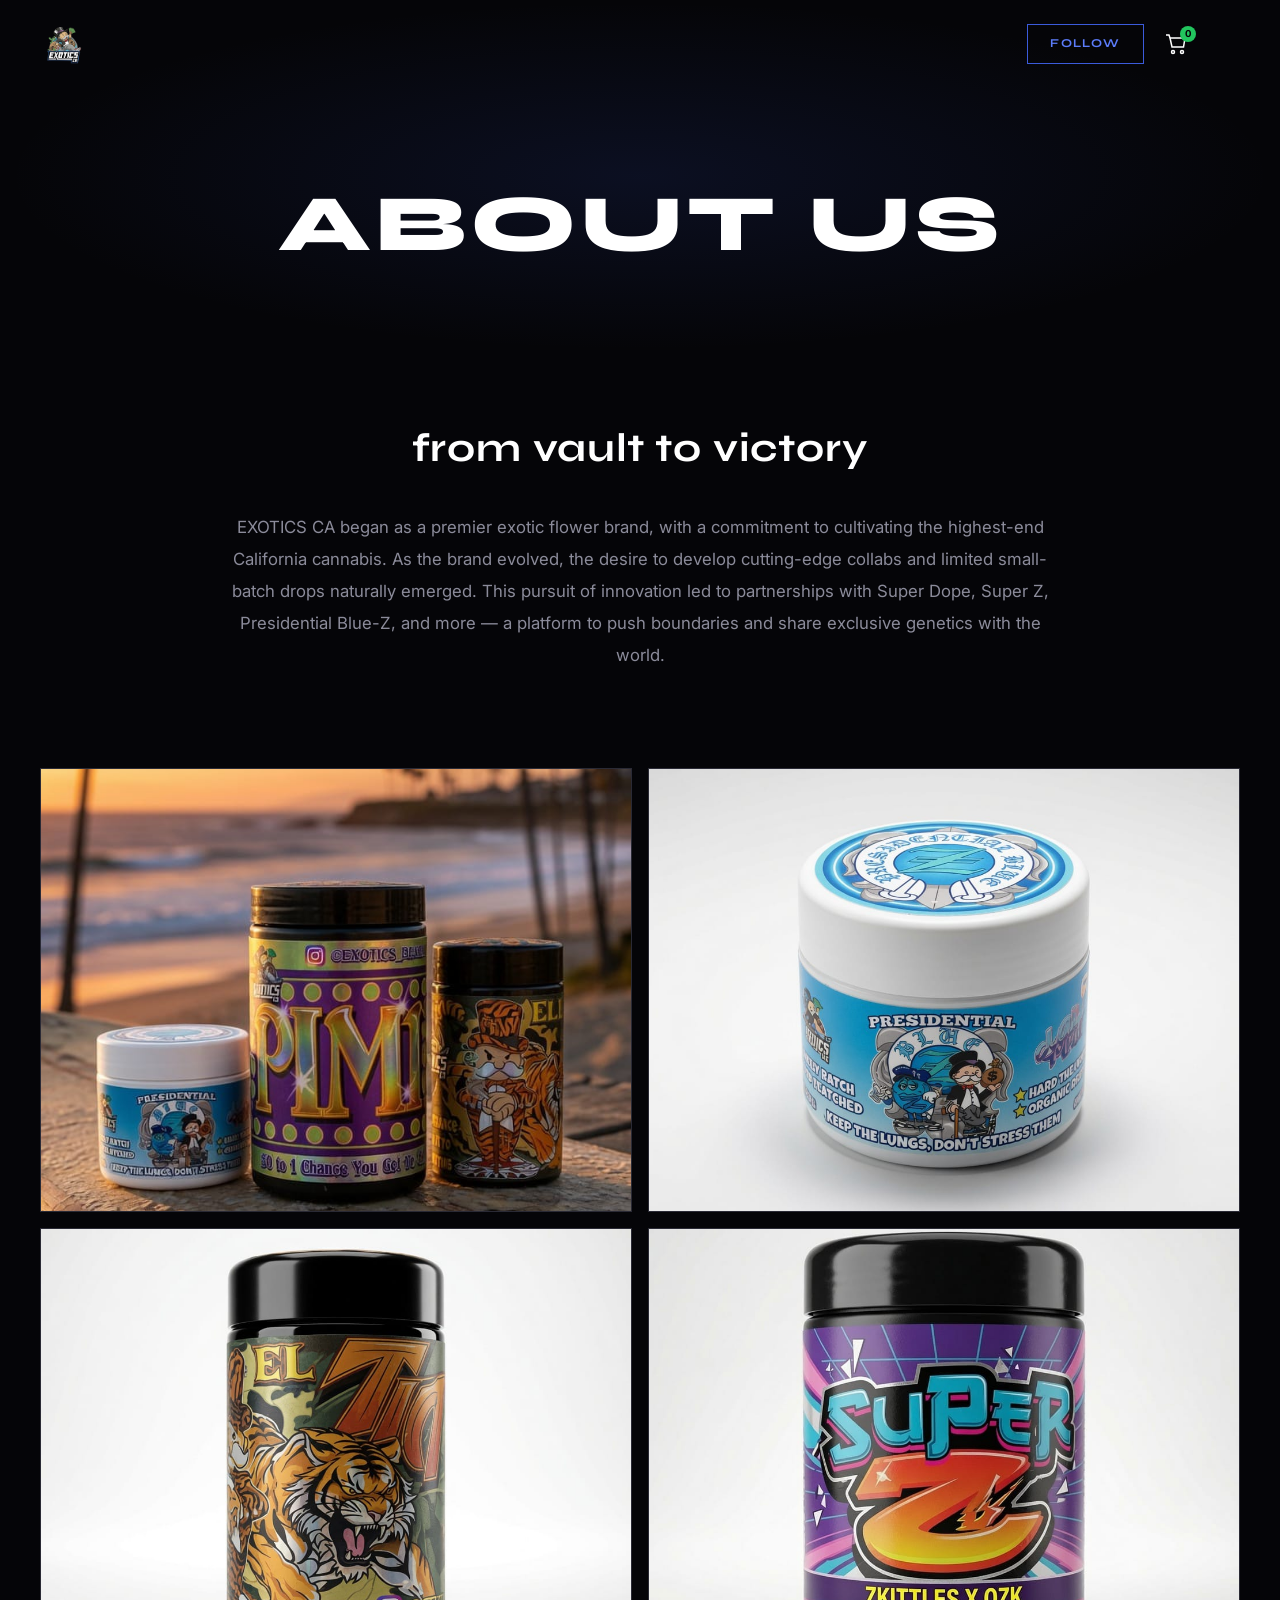
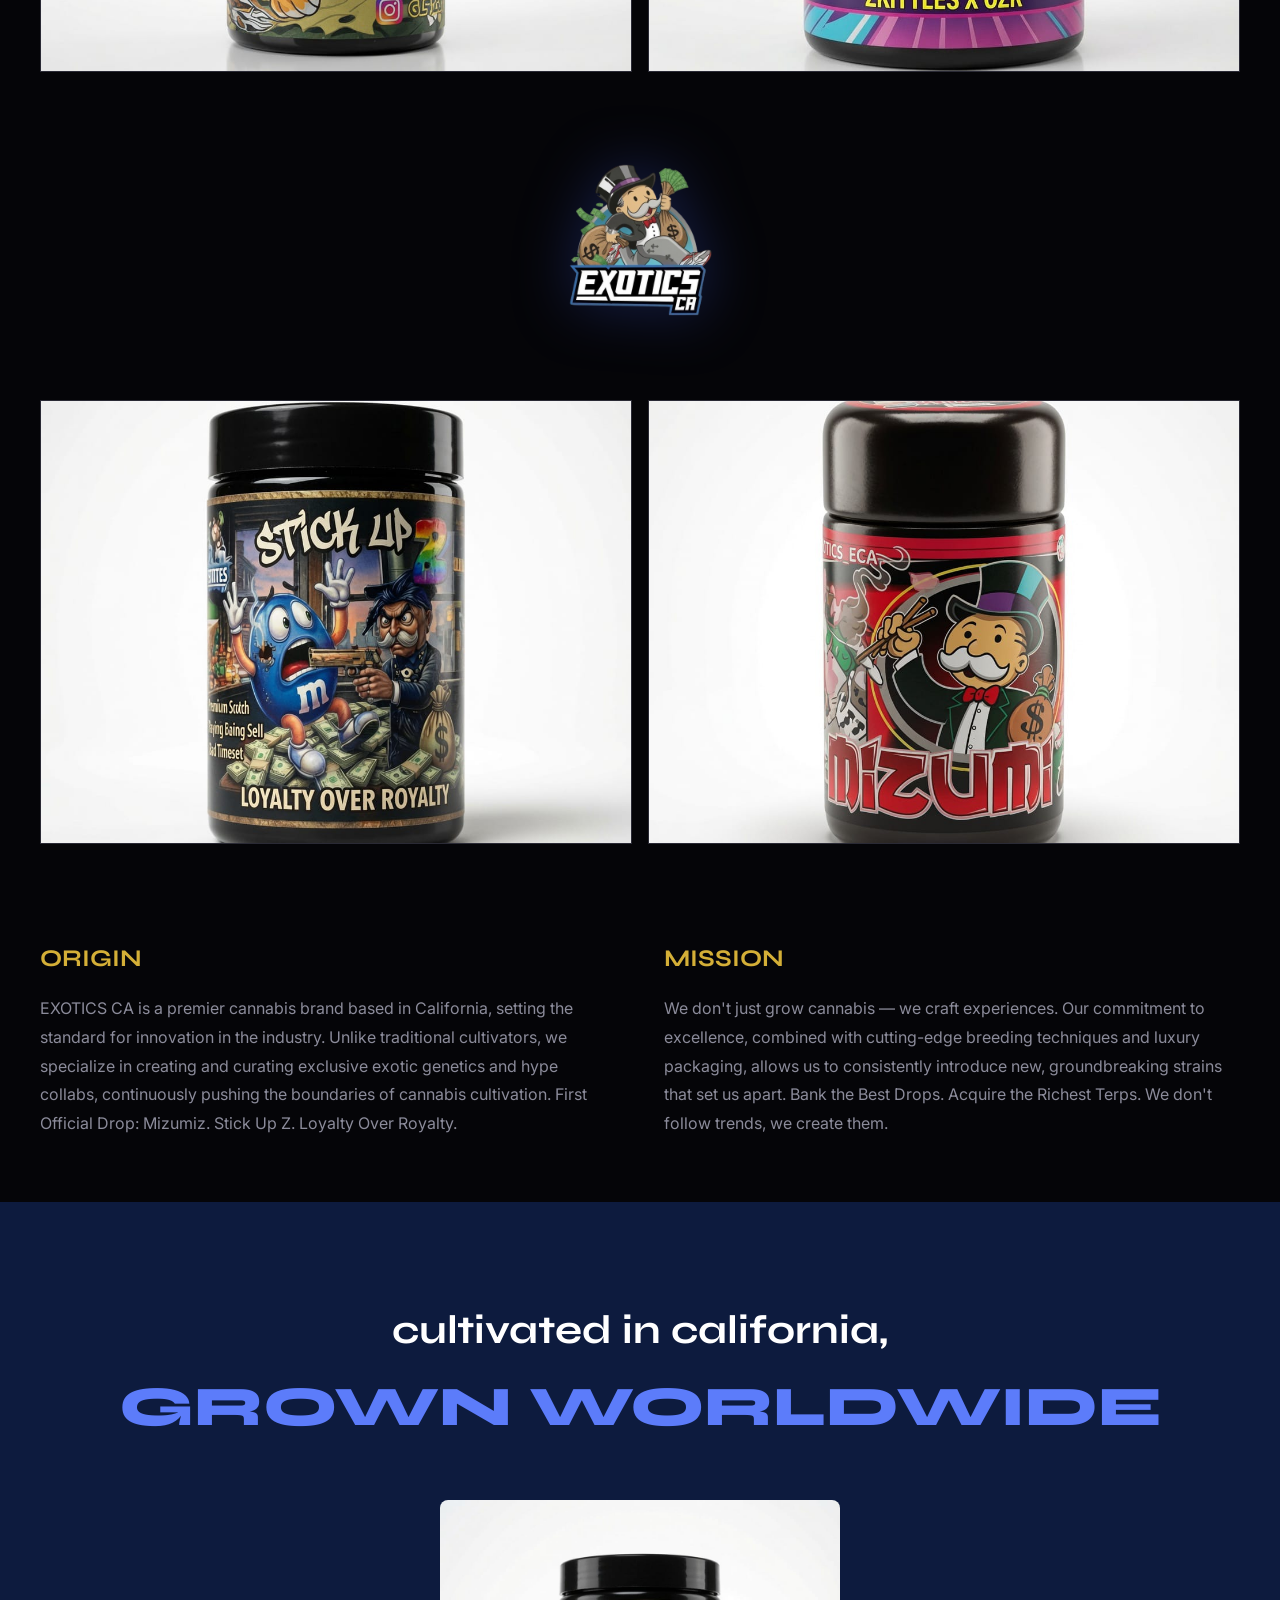
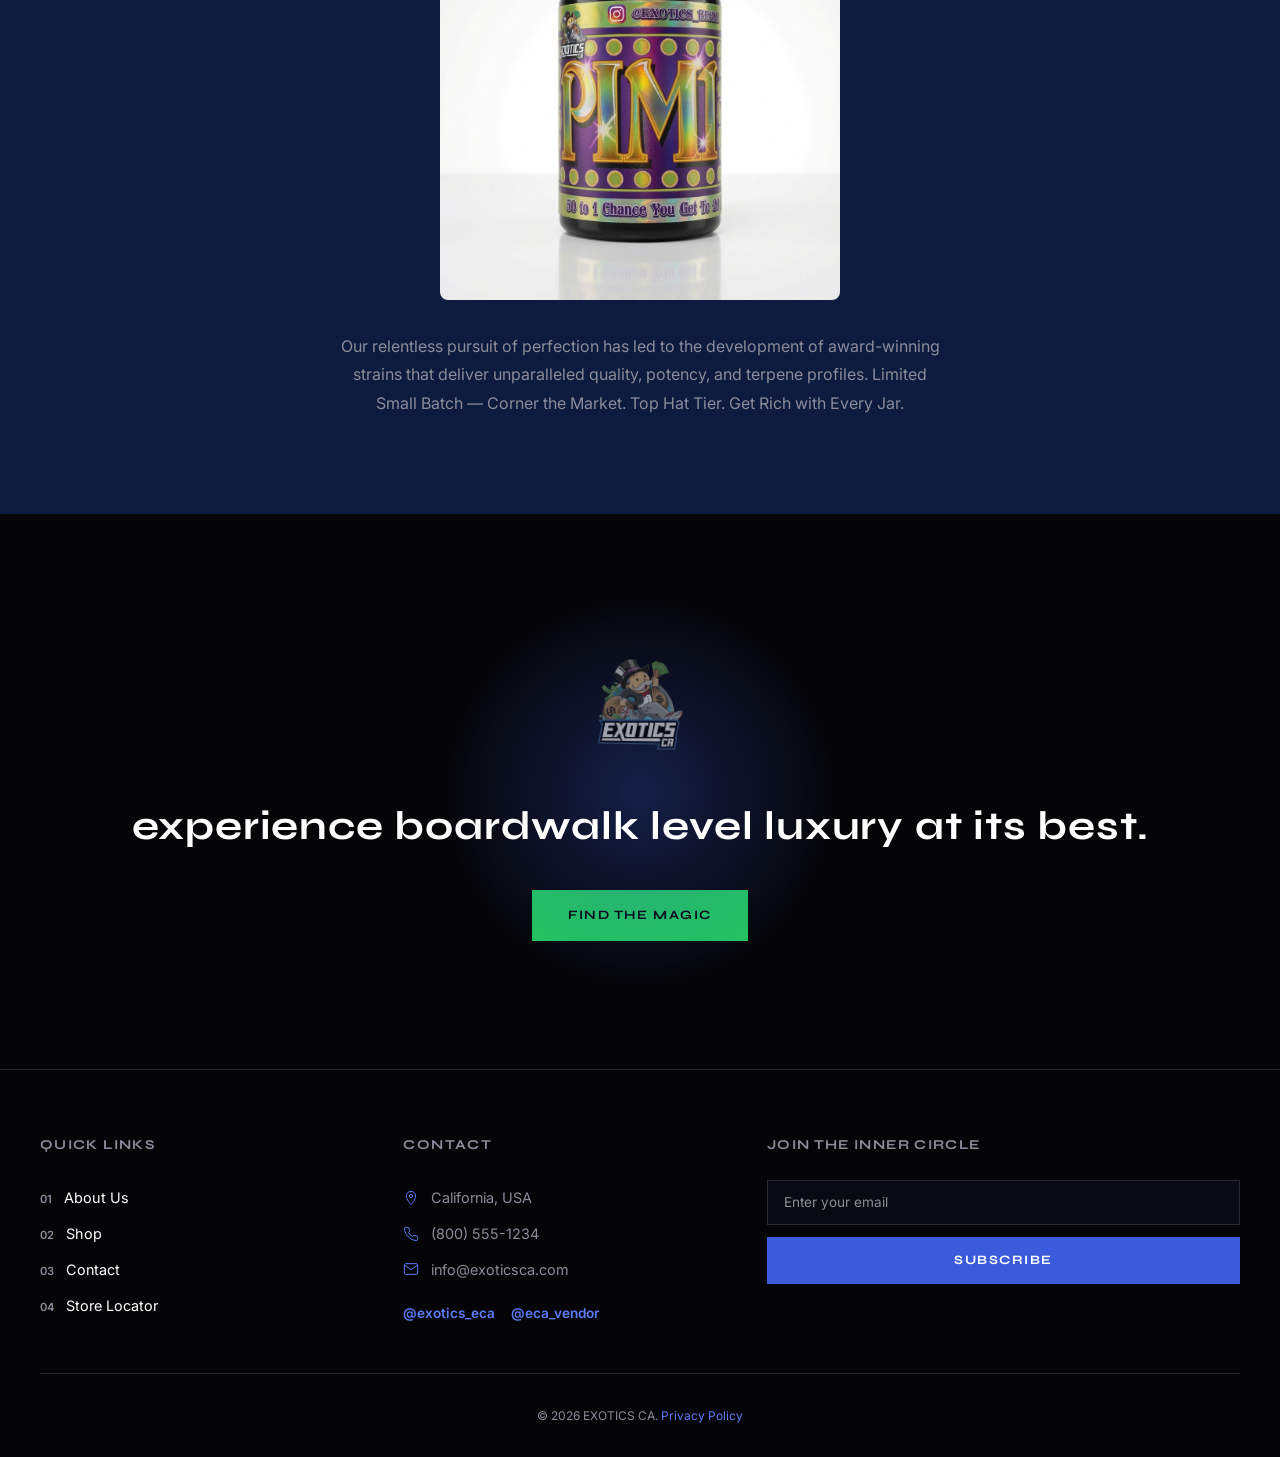
<file: about-us.html>
<!DOCTYPE html>
<html lang="en">
<head>
  <meta charset="UTF-8">
  <meta name="viewport" content="width=device-width, initial-scale=1.0">
  <title>About Us — EXOTICS CA</title>
  <link rel="icon" href="assets/images/logo.png" type="image/png">
  <link rel="stylesheet" href="css/style.css">
</head>
<body>

  <header class="header scrolled">
    <a href="index.html" class="header__logo"><img src="assets/images/logo.png" alt="EXOTICS CA"></a>
    <div class="header__actions">
      <a href="https://www.instagram.com/exotics_eca/" target="_blank" rel="noopener" class="header__follow">Follow</a>
      <a href="#" class="header__cart" aria-label="Cart"><svg viewBox="0 0 24 24" stroke-width="1.5"><path d="M6 6h15l-1.5 9H8L6 6z"/><circle cx="9" cy="20" r="1.5"/><circle cx="18" cy="20" r="1.5"/><path d="M6 6L5 3H2"/></svg><span class="header__cart-count">0</span></a>
      <button class="header__menu-btn" aria-label="Menu"><span></span><span></span><span></span></button>
    </div>
  </header>

  <nav class="nav-overlay">
    <div class="nav-overlay__top">
      <a href="index.html" class="nav-overlay__logo"><img src="assets/images/logo.png" alt="EXOTICS CA"></a>
      <button class="nav-overlay__close">&times;</button>
    </div>
    <div class="nav-overlay__links">
      <a href="index.html" class="nav-overlay__link"><span class="nav-overlay__num">01</span><span class="nav-overlay__text">Home</span></a>
      <a href="#" class="nav-overlay__link has-sub"><span class="nav-overlay__num">02</span><span class="nav-overlay__text">Shop</span></a>
      <div class="nav-overlay__sub"><a href="flower.html">Flower</a><a href="flower.html#limited">Pre Roll</a><a href="flower.html#limited">Limited Drops</a><a href="merch.html">Merch</a></div>
      <a href="merch.html" class="nav-overlay__link"><span class="nav-overlay__num">03</span><span class="nav-overlay__text">Merch</span></a>
      <a href="store-locator.html" class="nav-overlay__link"><span class="nav-overlay__num">04</span><span class="nav-overlay__text">Store Locator</span></a>
      <a href="about-us.html" class="nav-overlay__link"><span class="nav-overlay__num">05</span><span class="nav-overlay__text">About Us</span></a>
      <a href="gallery.html" class="nav-overlay__link"><span class="nav-overlay__num">06</span><span class="nav-overlay__text">Gallery</span></a>
      <a href="contact.html" class="nav-overlay__link"><span class="nav-overlay__num">07</span><span class="nav-overlay__text">Contact</span></a>
    </div>
    <p class="nav-overlay__social">Follow us on Instagram <a href="https://www.instagram.com/exotics_eca/" target="_blank" rel="noopener">@exotics_eca</a></p>
  </nav>

  <section class="page-hero">
    <h1>About Us</h1>
  </section>

  <section class="about-intro fade-up">
    <h2>from vault to victory</h2>
    <p>EXOTICS CA began as a premier exotic flower brand, with a commitment to cultivating the highest-end California cannabis. As the brand evolved, the desire to develop cutting-edge collabs and limited small-batch drops naturally emerged. This pursuit of innovation led to partnerships with Super Dope, Super Z, Presidential Blue-Z, and more — a platform to push boundaries and share exclusive genetics with the world.</p>
  </section>

  <div class="about-gallery fade-up">
    <img src="assets/images/discover-flower.jpg" alt="EXOTICS CA Flower">
    <img src="assets/images/presidential-blue-z.jpg" alt="Presidential Blue-Z">
    <img src="assets/images/el-tigerz.jpg" alt="EL TIGERZ">
    <img src="assets/images/super-z.jpg" alt="SUPER Z">
  </div>

  <div style="text-align:center;padding:2rem">
    <img src="assets/images/logo.png" alt="EXOTICS CA Mascot" style="width:200px;margin:0 auto;filter:drop-shadow(0 0 30px rgba(59,91,219,0.3))">
  </div>

  <div class="about-gallery fade-up">
    <img src="assets/images/stick-up-z.jpg" alt="Stick Up Z jar">
    <img src="assets/images/mizumiz.jpg" alt="Mizumiz jar">
  </div>

  <div class="about-blocks fade-up">
    <div class="about-block">
      <h3>Origin</h3>
      <p>EXOTICS CA is a premier cannabis brand based in California, setting the standard for innovation in the industry. Unlike traditional cultivators, we specialize in creating and curating exclusive exotic genetics and hype collabs, continuously pushing the boundaries of cannabis cultivation. First Official Drop: Mizumiz. Stick Up Z. Loyalty Over Royalty.</p>
    </div>
    <div class="about-block">
      <h3>Mission</h3>
      <p>We don't just grow cannabis — we craft experiences. Our commitment to excellence, combined with cutting-edge breeding techniques and luxury packaging, allows us to consistently introduce new, groundbreaking strains that set us apart. Bank the Best Drops. Acquire the Richest Terps. We don't follow trends, we create them.</p>
    </div>
  </div>

  <section class="about-feature fade-up">
    <h2>cultivated in california,<span>grown worldwide</span></h2>
    <img src="assets/images/pimp-z.jpg" alt="PIMP-Z">
    <p>Our relentless pursuit of perfection has led to the development of award-winning strains that deliver unparalleled quality, potency, and terpene profiles. Limited Small Batch — Corner the Market. Top Hat Tier. Get Rich with Every Jar.</p>
  </section>

  <section class="cta-portal">
    <div class="cta-portal__glow"></div>
    <img src="assets/images/logo.png" alt="" class="cta-portal__logo">
    <h2>Experience Boardwalk Level Luxury at its best.</h2>
    <a href="store-locator.html" class="btn btn--green">Find the Magic</a>
  </section>

  <footer class="footer">
    <div class="footer__grid">
      <div>
        <h4 class="footer__heading">Quick Links</h4>
        <a href="about-us.html" class="footer__link"><span class="footer__link-num">01</span> About Us</a>
        <a href="shop.html" class="footer__link"><span class="footer__link-num">02</span> Shop</a>
        <a href="contact.html" class="footer__link"><span class="footer__link-num">03</span> Contact</a>
        <a href="store-locator.html" class="footer__link"><span class="footer__link-num">04</span> Store Locator</a>
      </div>
      <div>
        <h4 class="footer__heading">Contact</h4>
        <div class="footer__contact-item"><svg viewBox="0 0 24 24" stroke-width="1.5"><path d="M12 2C8.13 2 5 5.13 5 9c0 5.25 7 13 7 13s7-7.75 7-13c0-3.87-3.13-7-7-7z"/><circle cx="12" cy="9" r="2.5"/></svg>California, USA</div>
        <div class="footer__contact-item"><svg viewBox="0 0 24 24" stroke-width="1.5"><path d="M22 16.92v3a2 2 0 01-2.18 2 19.79 19.79 0 01-8.63-3.07 19.5 19.5 0 01-6-6 19.79 19.79 0 01-3.07-8.67A2 2 0 014.11 2h3a2 2 0 012 1.72c.127.96.361 1.903.7 2.81a2 2 0 01-.45 2.11L8.09 9.91a16 16 0 006 6l1.27-1.27a2 2 0 012.11-.45c.907.339 1.85.573 2.81.7A2 2 0 0122 16.92z"/></svg><a href="tel:+18005551234">(800) 555-1234</a></div>
        <div class="footer__contact-item"><svg viewBox="0 0 24 24" stroke-width="1.5"><path d="M4 4h16c1.1 0 2 .9 2 2v12c0 1.1-.9 2-2 2H4c-1.1 0-2-.9-2-2V6c0-1.1.9-2 2-2z"/><path d="M22 6l-10 7L2 6"/></svg><a href="mailto:info@exoticsca.com">info@exoticsca.com</a></div>
        <div class="footer__social"><a href="https://www.instagram.com/exotics_eca/" target="_blank" rel="noopener">@exotics_eca</a><a href="https://www.instagram.com/eca_vendor/" target="_blank" rel="noopener">@eca_vendor</a></div>
      </div>
      <div>
        <h4 class="footer__heading">Join the Inner Circle</h4>
        <form class="footer__newsletter" data-form><input type="email" placeholder="Enter your email" required><button type="submit" class="btn btn--primary" style="width:100%">Subscribe</button><p class="form-success" style="display:none;color:var(--green);margin-top:0.75rem;font-size:0.85rem">Thank you!</p></form>
      </div>
    </div>
    <div class="footer__bottom"><p>&copy; 2026 EXOTICS CA. <a href="#">Privacy Policy</a></p></div>
  </footer>
  <script src="js/main.js"></script>
</body>
</html>
</file>
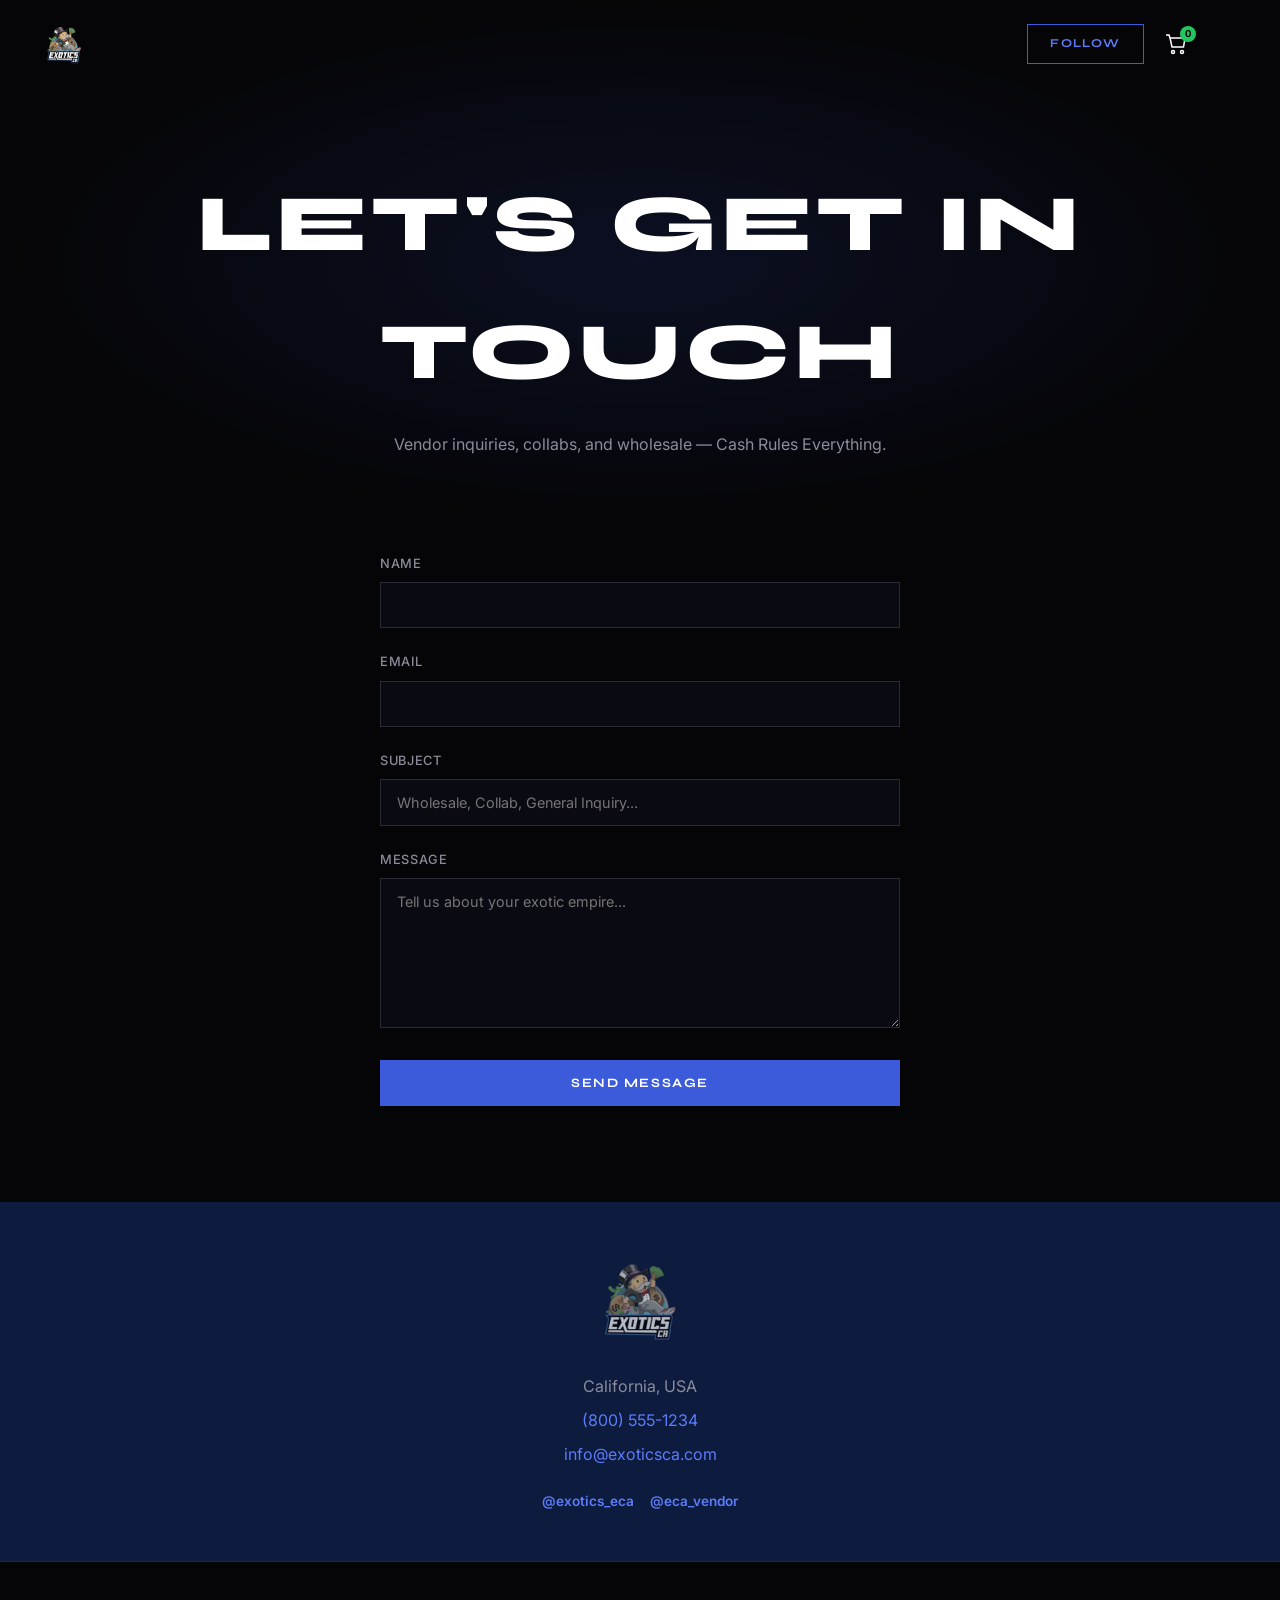
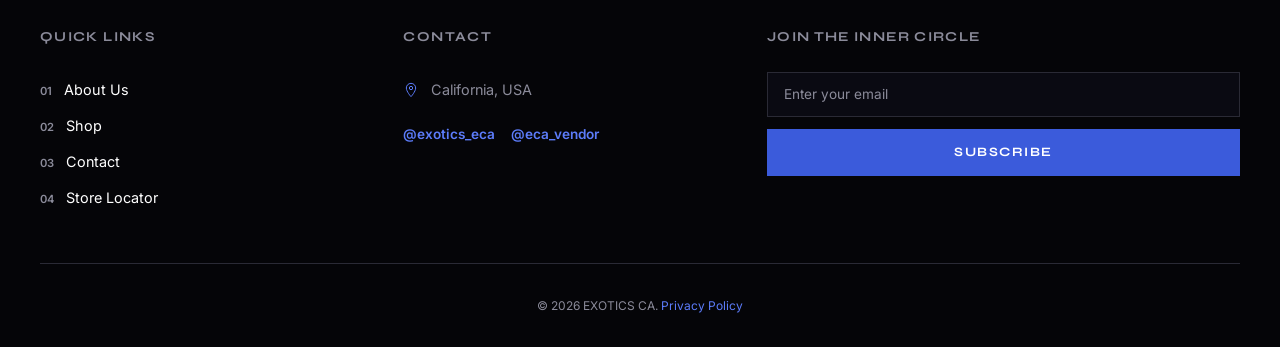
<file: contact.html>
<!DOCTYPE html>
<html lang="en">
<head>
  <meta charset="UTF-8">
  <meta name="viewport" content="width=device-width, initial-scale=1.0">
  <title>Contact — EXOTICS CA</title>
  <link rel="icon" href="assets/images/logo.png" type="image/png">
  <link rel="stylesheet" href="css/style.css">
</head>
<body>

  <header class="header scrolled">
    <a href="index.html" class="header__logo"><img src="assets/images/logo.png" alt="EXOTICS CA"></a>
    <div class="header__actions">
      <a href="https://www.instagram.com/exotics_eca/" target="_blank" rel="noopener" class="header__follow">Follow</a>
      <a href="#" class="header__cart" aria-label="Cart"><svg viewBox="0 0 24 24" stroke-width="1.5"><path d="M6 6h15l-1.5 9H8L6 6z"/><circle cx="9" cy="20" r="1.5"/><circle cx="18" cy="20" r="1.5"/><path d="M6 6L5 3H2"/></svg><span class="header__cart-count">0</span></a>
      <button class="header__menu-btn" aria-label="Menu"><span></span><span></span><span></span></button>
    </div>
  </header>

  <nav class="nav-overlay">
    <div class="nav-overlay__top">
      <a href="index.html" class="nav-overlay__logo"><img src="assets/images/logo.png" alt="EXOTICS CA"></a>
      <button class="nav-overlay__close">&times;</button>
    </div>
    <div class="nav-overlay__links">
      <a href="index.html" class="nav-overlay__link"><span class="nav-overlay__num">01</span><span class="nav-overlay__text">Home</span></a>
      <a href="#" class="nav-overlay__link has-sub"><span class="nav-overlay__num">02</span><span class="nav-overlay__text">Shop</span></a>
      <div class="nav-overlay__sub"><a href="flower.html">Flower</a><a href="flower.html#limited">Pre Roll</a><a href="flower.html#limited">Limited Drops</a><a href="merch.html">Merch</a></div>
      <a href="merch.html" class="nav-overlay__link"><span class="nav-overlay__num">03</span><span class="nav-overlay__text">Merch</span></a>
      <a href="store-locator.html" class="nav-overlay__link"><span class="nav-overlay__num">04</span><span class="nav-overlay__text">Store Locator</span></a>
      <a href="about-us.html" class="nav-overlay__link"><span class="nav-overlay__num">05</span><span class="nav-overlay__text">About Us</span></a>
      <a href="gallery.html" class="nav-overlay__link"><span class="nav-overlay__num">06</span><span class="nav-overlay__text">Gallery</span></a>
      <a href="contact.html" class="nav-overlay__link"><span class="nav-overlay__num">07</span><span class="nav-overlay__text">Contact</span></a>
    </div>
    <p class="nav-overlay__social">Follow us on Instagram <a href="https://www.instagram.com/exotics_eca/" target="_blank" rel="noopener">@exotics_eca</a></p>
  </nav>

  <section class="page-hero">
    <h1>Let's Get in Touch</h1>
    <p>Vendor inquiries, collabs, and wholesale — Cash Rules Everything.</p>
  </section>

  <form class="contact-form fade-up" data-form>
    <div class="form-group">
      <label for="name">Name</label>
      <input type="text" id="name" name="name" required>
    </div>
    <div class="form-group">
      <label for="email">Email</label>
      <input type="email" id="email" name="email" required>
    </div>
    <div class="form-group">
      <label for="subject">Subject</label>
      <input type="text" id="subject" name="subject" placeholder="Wholesale, Collab, General Inquiry...">
    </div>
    <div class="form-group">
      <label for="message">Message</label>
      <textarea id="message" name="message" required placeholder="Tell us about your exotic empire..."></textarea>
    </div>
    <button type="submit" class="btn btn--primary" style="width:100%">Send Message</button>
    <p class="form-success" style="display:none;color:var(--green);margin-top:1rem;text-align:center">Thank you! Your submission has been received!</p>
    <p class="form-error" style="display:none;color:var(--red);margin-top:1rem;text-align:center">Oops! Something went wrong while submitting the form.</p>
  </form>

  <section class="section section--navy" style="padding:3rem 2.5rem">
    <div class="container" style="text-align:center">
      <img src="assets/images/logo.png" alt="EXOTICS CA" style="width:100px;margin:0 auto 1.5rem;opacity:0.7">
      <p style="color:var(--gray);margin-bottom:0.5rem">California, USA</p>
      <p style="margin-bottom:0.5rem"><a href="tel:+18005551234" style="color:var(--blue-light)">(800) 555-1234</a></p>
      <p style="margin-bottom:1.5rem"><a href="mailto:info@exoticsca.com" style="color:var(--blue-light)">info@exoticsca.com</a></p>
      <div class="footer__social" style="justify-content:center">
        <a href="https://www.instagram.com/exotics_eca/" target="_blank" rel="noopener">@exotics_eca</a>
        <a href="https://www.instagram.com/eca_vendor/" target="_blank" rel="noopener">@eca_vendor</a>
      </div>
    </div>
  </section>

  <footer class="footer">
    <div class="footer__grid">
      <div>
        <h4 class="footer__heading">Quick Links</h4>
        <a href="about-us.html" class="footer__link"><span class="footer__link-num">01</span> About Us</a>
        <a href="shop.html" class="footer__link"><span class="footer__link-num">02</span> Shop</a>
        <a href="contact.html" class="footer__link"><span class="footer__link-num">03</span> Contact</a>
        <a href="store-locator.html" class="footer__link"><span class="footer__link-num">04</span> Store Locator</a>
      </div>
      <div>
        <h4 class="footer__heading">Contact</h4>
        <div class="footer__contact-item"><svg viewBox="0 0 24 24" stroke-width="1.5"><path d="M12 2C8.13 2 5 5.13 5 9c0 5.25 7 13 7 13s7-7.75 7-13c0-3.87-3.13-7-7-7z"/><circle cx="12" cy="9" r="2.5"/></svg>California, USA</div>
        <div class="footer__social"><a href="https://www.instagram.com/exotics_eca/" target="_blank" rel="noopener">@exotics_eca</a><a href="https://www.instagram.com/eca_vendor/" target="_blank" rel="noopener">@eca_vendor</a></div>
      </div>
      <div>
        <h4 class="footer__heading">Join the Inner Circle</h4>
        <form class="footer__newsletter" data-form><input type="email" placeholder="Enter your email" required><button type="submit" class="btn btn--primary" style="width:100%">Subscribe</button><p class="form-success" style="display:none;color:var(--green);margin-top:0.75rem;font-size:0.85rem">Thank you!</p></form>
      </div>
    </div>
    <div class="footer__bottom"><p>&copy; 2026 EXOTICS CA. <a href="#">Privacy Policy</a></p></div>
  </footer>
  <script src="js/main.js"></script>
</body>
</html>
</file>
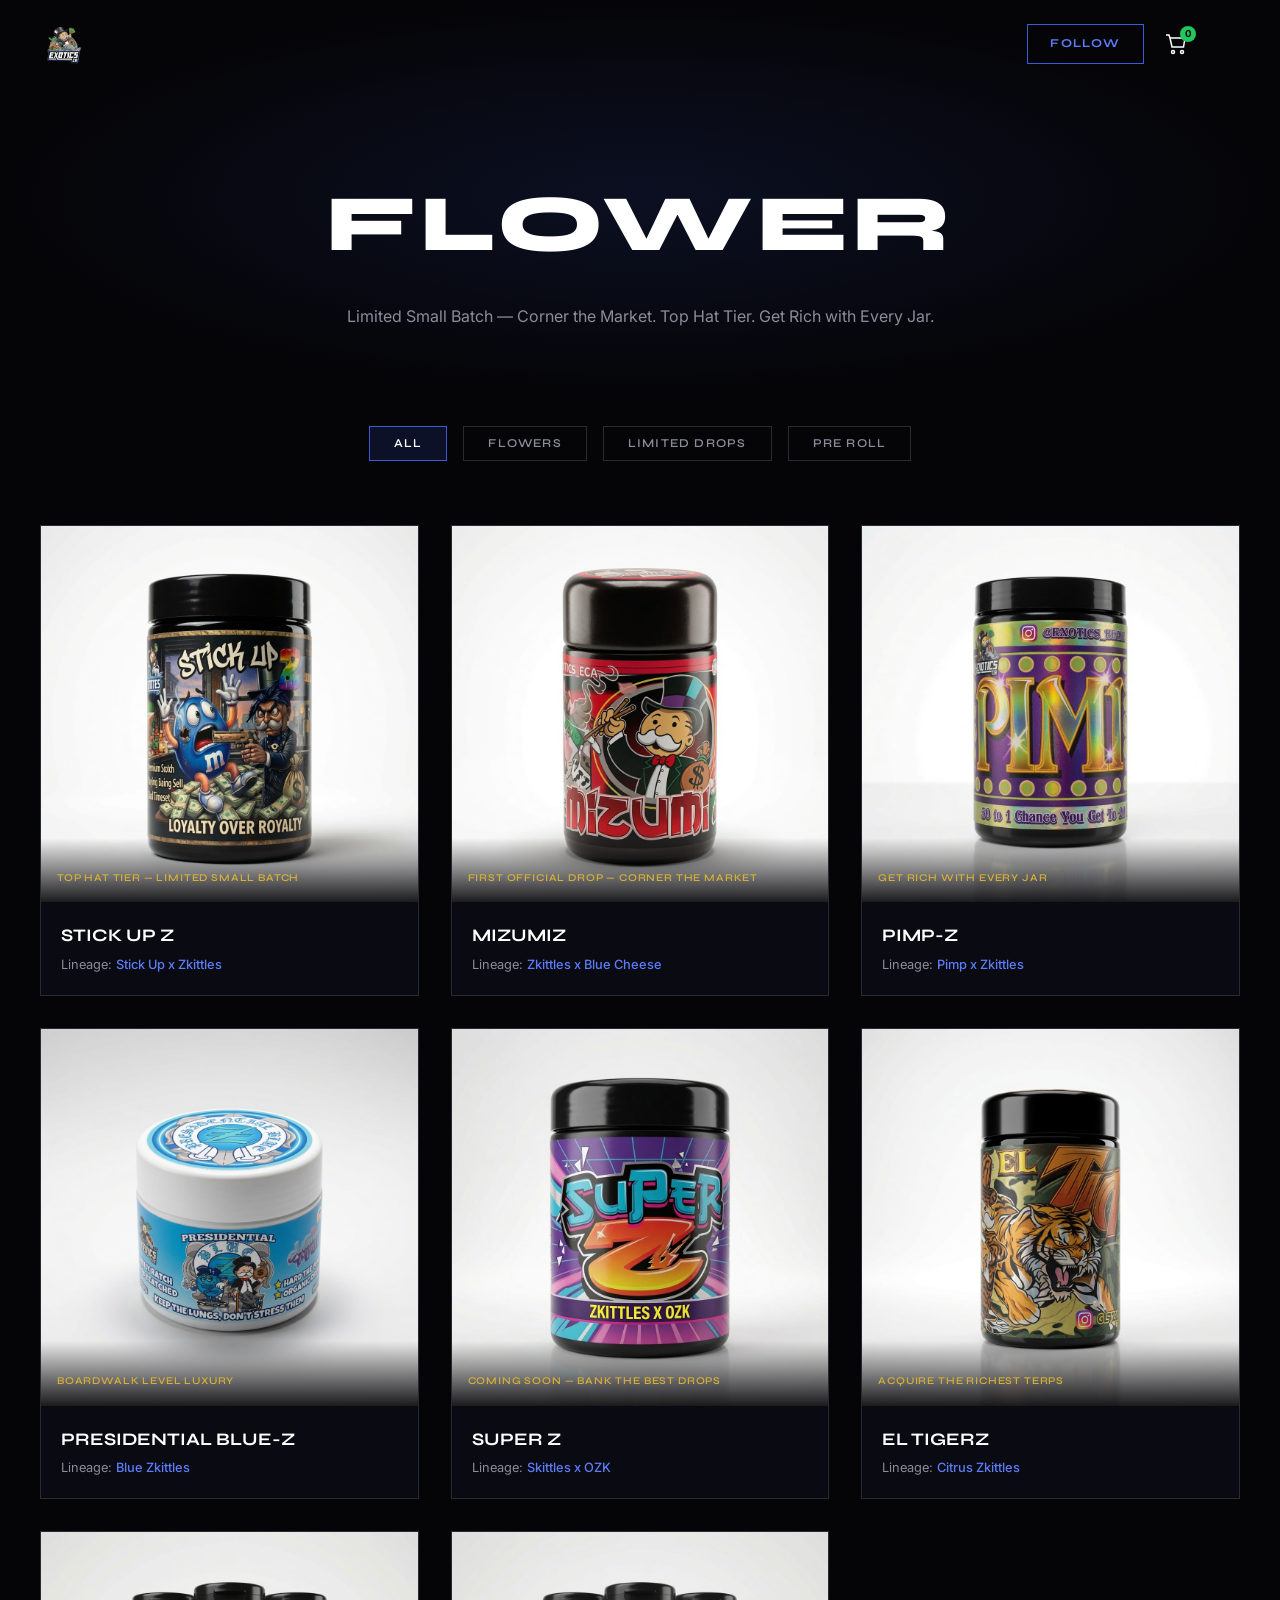
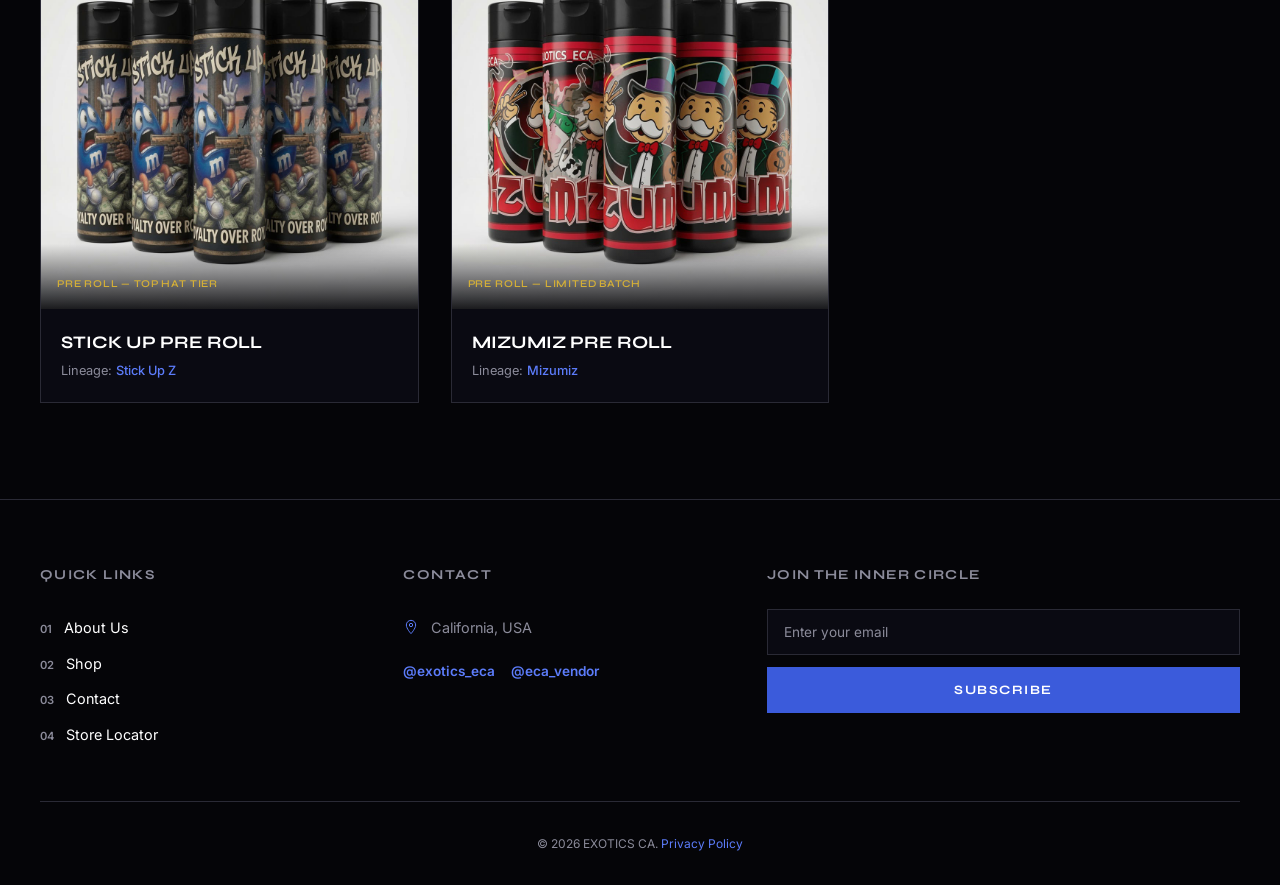
<file: flower.html>
<!DOCTYPE html>
<html lang="en">
<head>
  <meta charset="UTF-8">
  <meta name="viewport" content="width=device-width, initial-scale=1.0">
  <title>Flower — EXOTICS CA</title>
  <link rel="icon" href="assets/images/logo.png" type="image/png">
  <link rel="stylesheet" href="css/style.css">
</head>
<body>

  <header class="header scrolled">
    <a href="index.html" class="header__logo"><img src="assets/images/logo.png" alt="EXOTICS CA"></a>
    <div class="header__actions">
      <a href="https://www.instagram.com/exotics_eca/" target="_blank" rel="noopener" class="header__follow">Follow</a>
      <a href="#" class="header__cart" aria-label="Cart"><svg viewBox="0 0 24 24" stroke-width="1.5"><path d="M6 6h15l-1.5 9H8L6 6z"/><circle cx="9" cy="20" r="1.5"/><circle cx="18" cy="20" r="1.5"/><path d="M6 6L5 3H2"/></svg><span class="header__cart-count">0</span></a>
      <button class="header__menu-btn" aria-label="Menu"><span></span><span></span><span></span></button>
    </div>
  </header>

  <nav class="nav-overlay">
    <div class="nav-overlay__top">
      <a href="index.html" class="nav-overlay__logo"><img src="assets/images/logo.png" alt="EXOTICS CA"></a>
      <button class="nav-overlay__close">&times;</button>
    </div>
    <div class="nav-overlay__links">
      <a href="index.html" class="nav-overlay__link"><span class="nav-overlay__num">01</span><span class="nav-overlay__text">Home</span></a>
      <a href="#" class="nav-overlay__link has-sub"><span class="nav-overlay__num">02</span><span class="nav-overlay__text">Shop</span></a>
      <div class="nav-overlay__sub"><a href="flower.html">Flower</a><a href="flower.html#limited">Pre Roll</a><a href="flower.html#limited">Limited Drops</a><a href="merch.html">Merch</a></div>
      <a href="merch.html" class="nav-overlay__link"><span class="nav-overlay__num">03</span><span class="nav-overlay__text">Merch</span></a>
      <a href="store-locator.html" class="nav-overlay__link"><span class="nav-overlay__num">04</span><span class="nav-overlay__text">Store Locator</span></a>
      <a href="about-us.html" class="nav-overlay__link"><span class="nav-overlay__num">05</span><span class="nav-overlay__text">About Us</span></a>
      <a href="gallery.html" class="nav-overlay__link"><span class="nav-overlay__num">06</span><span class="nav-overlay__text">Gallery</span></a>
      <a href="contact.html" class="nav-overlay__link"><span class="nav-overlay__num">07</span><span class="nav-overlay__text">Contact</span></a>
    </div>
    <p class="nav-overlay__social">Follow us on Instagram <a href="https://www.instagram.com/exotics_eca/" target="_blank" rel="noopener">@exotics_eca</a></p>
  </nav>

  <section class="page-hero">
    <h1>Flower</h1>
    <p>Limited Small Batch — Corner the Market. Top Hat Tier. Get Rich with Every Jar.</p>
  </section>

  <div class="filter-bar">
    <button class="filter-btn active" data-filter="all">All</button>
    <button class="filter-btn" data-filter="flower">Flowers</button>
    <button class="filter-btn" data-filter="limited" id="limited">Limited Drops</button>
    <button class="filter-btn" data-filter="preroll">Pre Roll</button>
  </div>

  <div class="strain-grid">
    <div class="strain-card fade-up" data-category="limited">
      <div class="strain-card__img"><img src="assets/images/stick-up-z.jpg" alt="Stick Up Z"><span class="strain-card__tag">Top Hat Tier — Limited Small Batch</span></div>
      <div class="strain-card__info"><h3>Stick Up Z</h3><p class="strain-card__lineage">Lineage: <span>Stick Up x Zkittles</span></p></div>
    </div>
    <div class="strain-card fade-up" data-category="limited">
      <div class="strain-card__img"><img src="assets/images/mizumiz.jpg" alt="Mizumiz"><span class="strain-card__tag">First Official Drop — Corner the Market</span></div>
      <div class="strain-card__info"><h3>Mizumiz</h3><p class="strain-card__lineage">Lineage: <span>Zkittles x Blue Cheese</span></p></div>
    </div>
    <div class="strain-card fade-up" data-category="flower">
      <div class="strain-card__img"><img src="assets/images/pimp-z.jpg" alt="PIMP-Z"><span class="strain-card__tag">Get Rich with Every Jar</span></div>
      <div class="strain-card__info"><h3>PIMP-Z</h3><p class="strain-card__lineage">Lineage: <span>Pimp x Zkittles</span></p></div>
    </div>
    <div class="strain-card fade-up" data-category="flower">
      <div class="strain-card__img"><img src="assets/images/presidential-blue-z.jpg" alt="Presidential Blue-Z"><span class="strain-card__tag">Boardwalk Level Luxury</span></div>
      <div class="strain-card__info"><h3>Presidential Blue-Z</h3><p class="strain-card__lineage">Lineage: <span>Blue Zkittles</span></p></div>
    </div>
    <div class="strain-card fade-up" data-category="limited">
      <div class="strain-card__img"><img src="assets/images/super-z.jpg" alt="SUPER Z"><span class="strain-card__tag">Coming Soon — Bank the Best Drops</span></div>
      <div class="strain-card__info"><h3>SUPER Z</h3><p class="strain-card__lineage">Lineage: <span>Skittles x OZK</span></p></div>
    </div>
    <div class="strain-card fade-up" data-category="flower">
      <div class="strain-card__img"><img src="assets/images/el-tigerz.jpg" alt="EL TIGERZ"><span class="strain-card__tag">Acquire the Richest Terps</span></div>
      <div class="strain-card__info"><h3>EL TIGERZ</h3><p class="strain-card__lineage">Lineage: <span>Citrus Zkittles</span></p></div>
    </div>
    <div class="strain-card fade-up" data-category="preroll">
      <div class="strain-card__img"><img src="assets/images/stick-up-pre-roll.jpg" alt="Stick Up Pre Roll"><span class="strain-card__tag">Pre Roll — Top Hat Tier</span></div>
      <div class="strain-card__info"><h3>Stick Up Pre Roll</h3><p class="strain-card__lineage">Lineage: <span>Stick Up Z</span></p></div>
    </div>
    <div class="strain-card fade-up" data-category="preroll">
      <div class="strain-card__img"><img src="assets/images/mizumiz-pre-roll.jpg" alt="Mizumiz Pre Roll"><span class="strain-card__tag">Pre Roll — Limited Batch</span></div>
      <div class="strain-card__info"><h3>Mizumiz Pre Roll</h3><p class="strain-card__lineage">Lineage: <span>Mizumiz</span></p></div>
    </div>

  </div>

  <footer class="footer">
    <div class="footer__grid">
      <div>
        <h4 class="footer__heading">Quick Links</h4>
        <a href="about-us.html" class="footer__link"><span class="footer__link-num">01</span> About Us</a>
        <a href="shop.html" class="footer__link"><span class="footer__link-num">02</span> Shop</a>
        <a href="contact.html" class="footer__link"><span class="footer__link-num">03</span> Contact</a>
        <a href="store-locator.html" class="footer__link"><span class="footer__link-num">04</span> Store Locator</a>
      </div>
      <div>
        <h4 class="footer__heading">Contact</h4>
        <div class="footer__contact-item"><svg viewBox="0 0 24 24" stroke-width="1.5"><path d="M12 2C8.13 2 5 5.13 5 9c0 5.25 7 13 7 13s7-7.75 7-13c0-3.87-3.13-7-7-7z"/><circle cx="12" cy="9" r="2.5"/></svg>California, USA</div>
        <div class="footer__social"><a href="https://www.instagram.com/exotics_eca/" target="_blank" rel="noopener">@exotics_eca</a><a href="https://www.instagram.com/eca_vendor/" target="_blank" rel="noopener">@eca_vendor</a></div>
      </div>
      <div>
        <h4 class="footer__heading">Join the Inner Circle</h4>
        <form class="footer__newsletter" data-form><input type="email" placeholder="Enter your email" required><button type="submit" class="btn btn--primary" style="width:100%">Subscribe</button><p class="form-success" style="display:none;color:var(--green);margin-top:0.75rem;font-size:0.85rem">Thank you!</p></form>
      </div>
    </div>
    <div class="footer__bottom"><p>&copy; 2026 EXOTICS CA. <a href="#">Privacy Policy</a></p></div>
  </footer>
  <script src="js/main.js"></script>
</body>
</html>
</file>
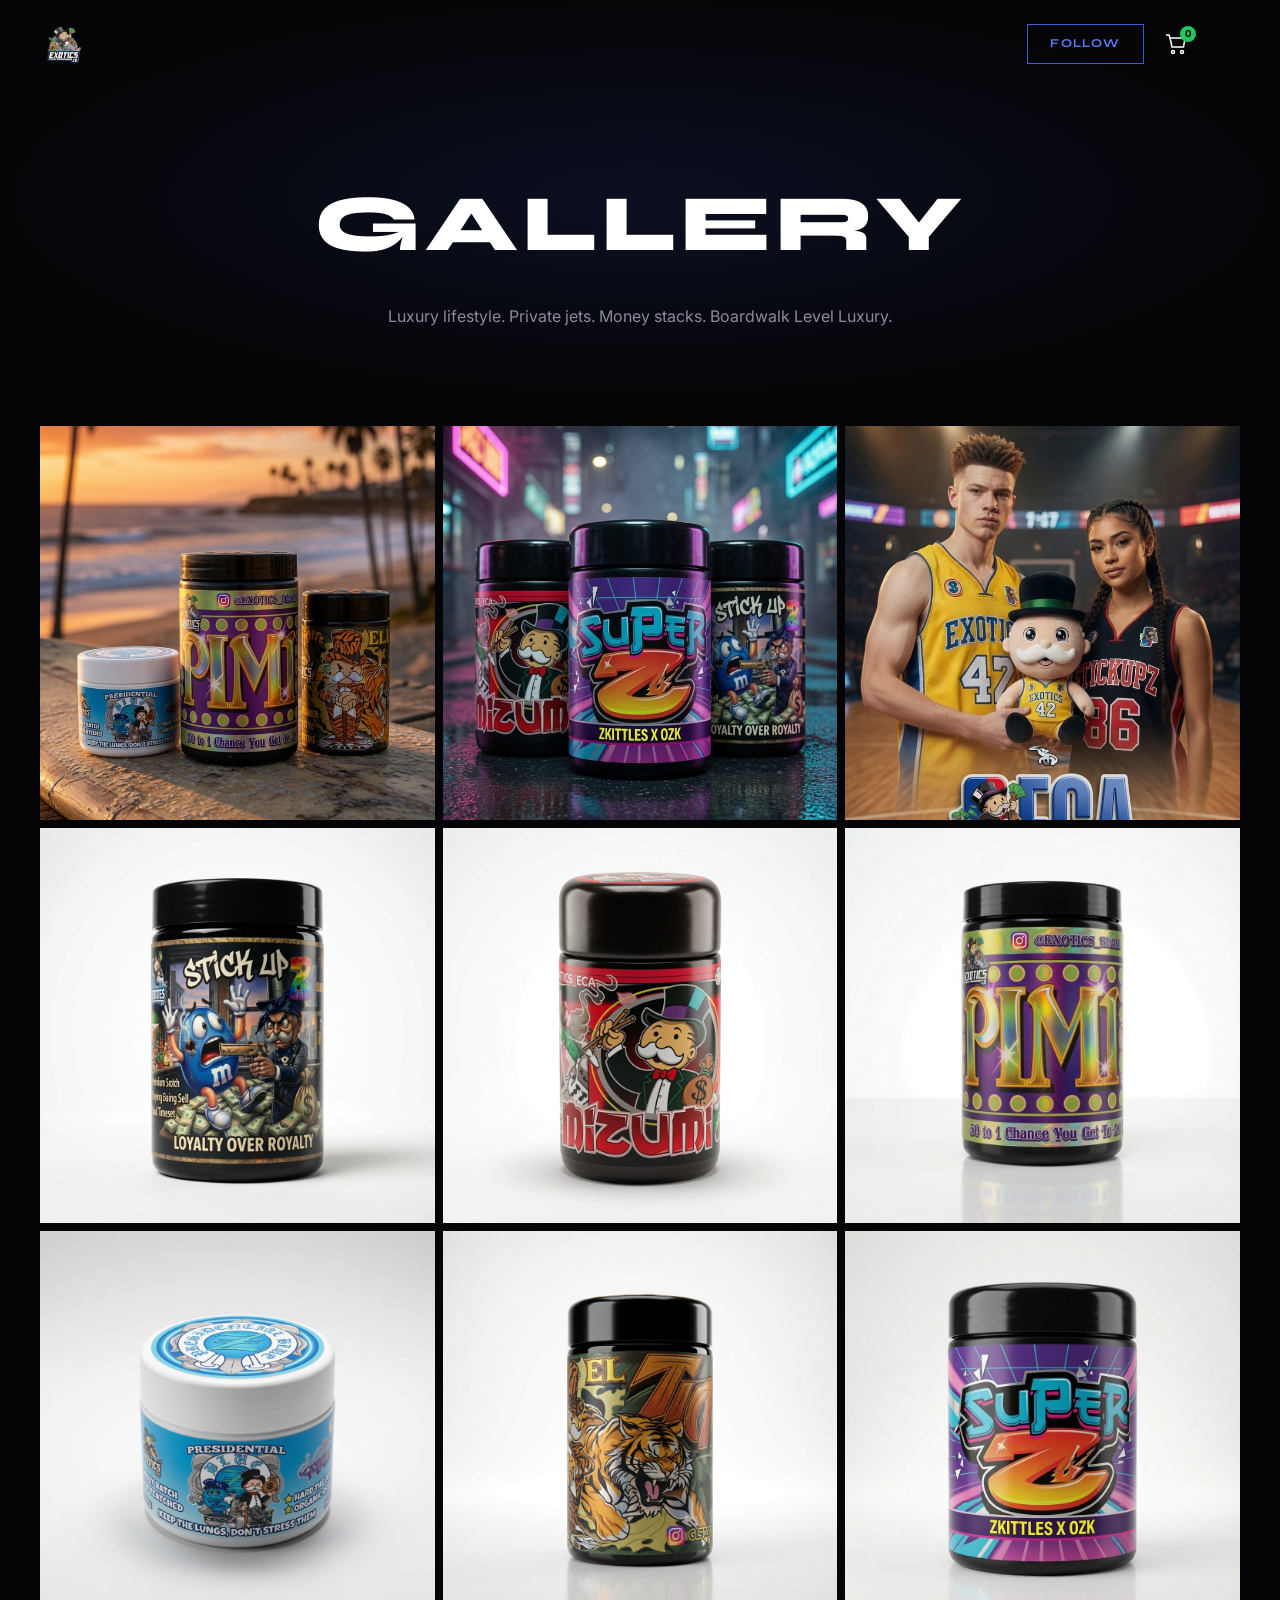
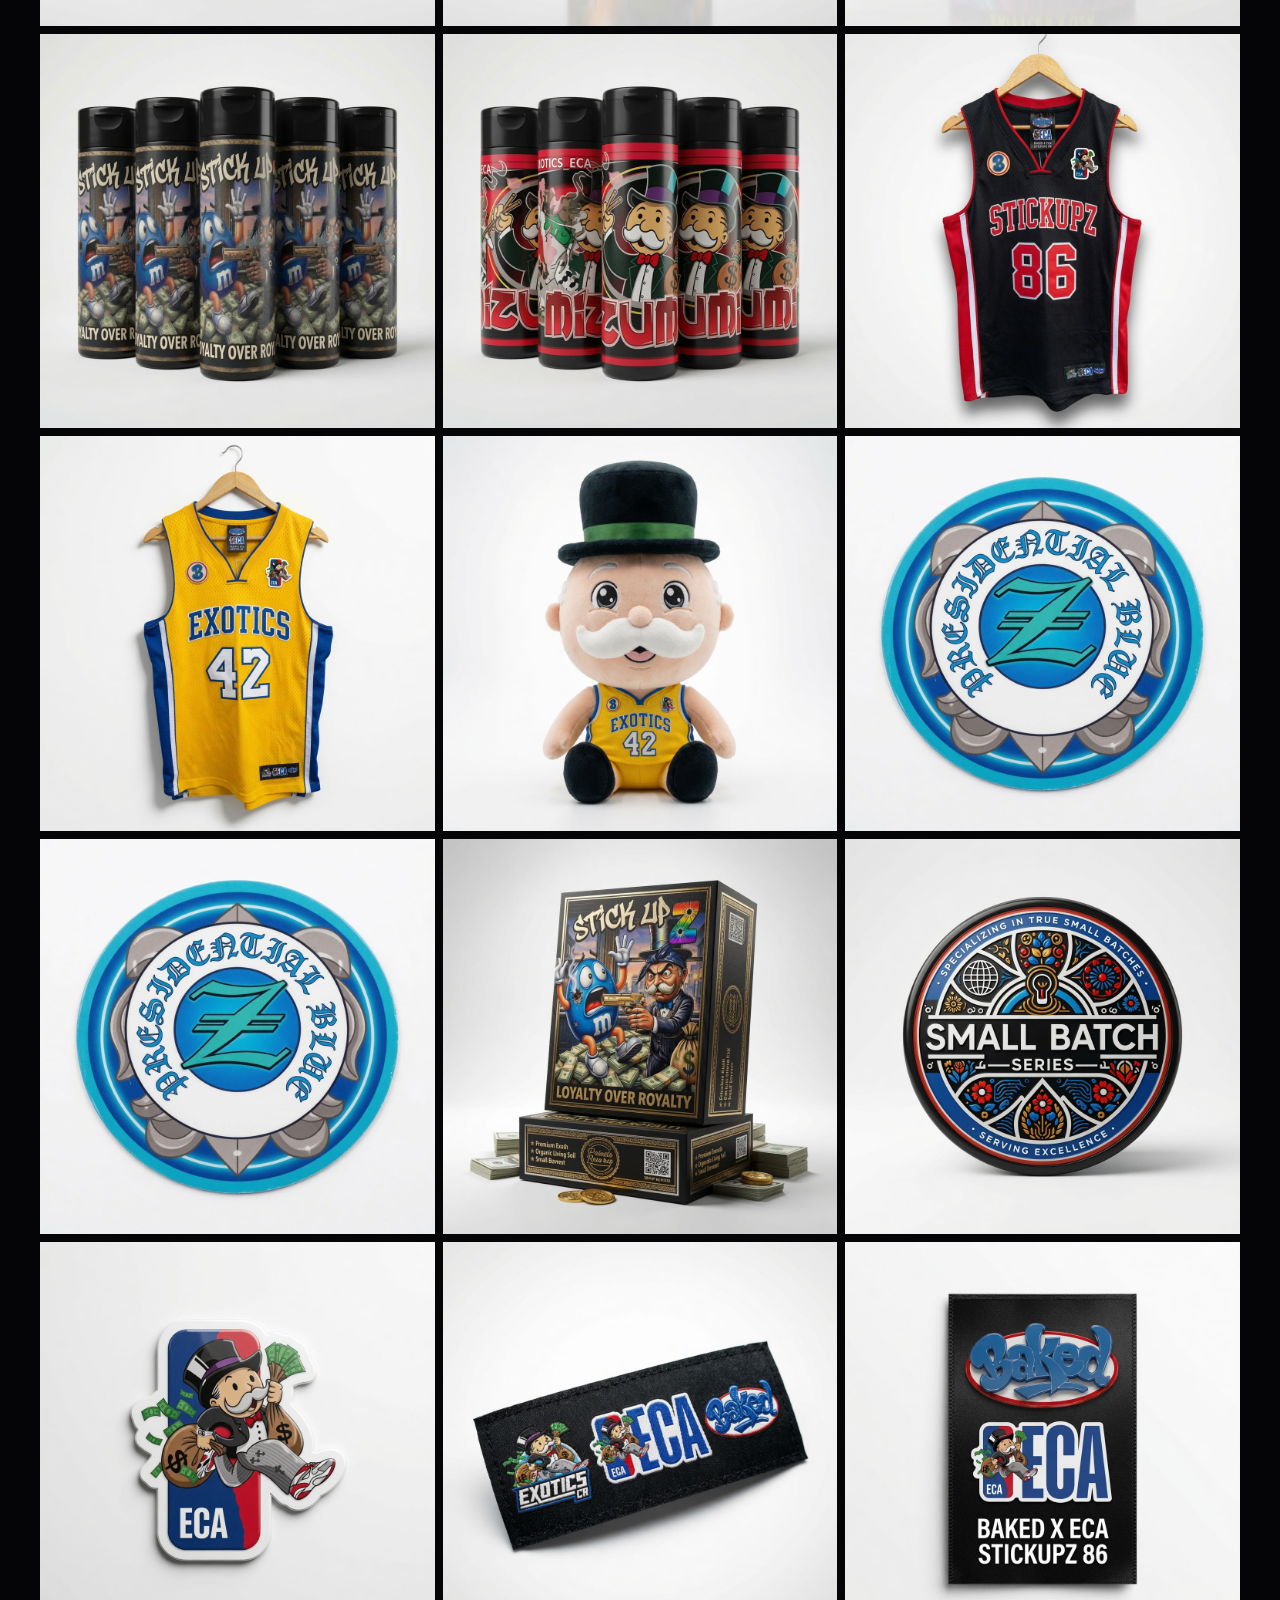
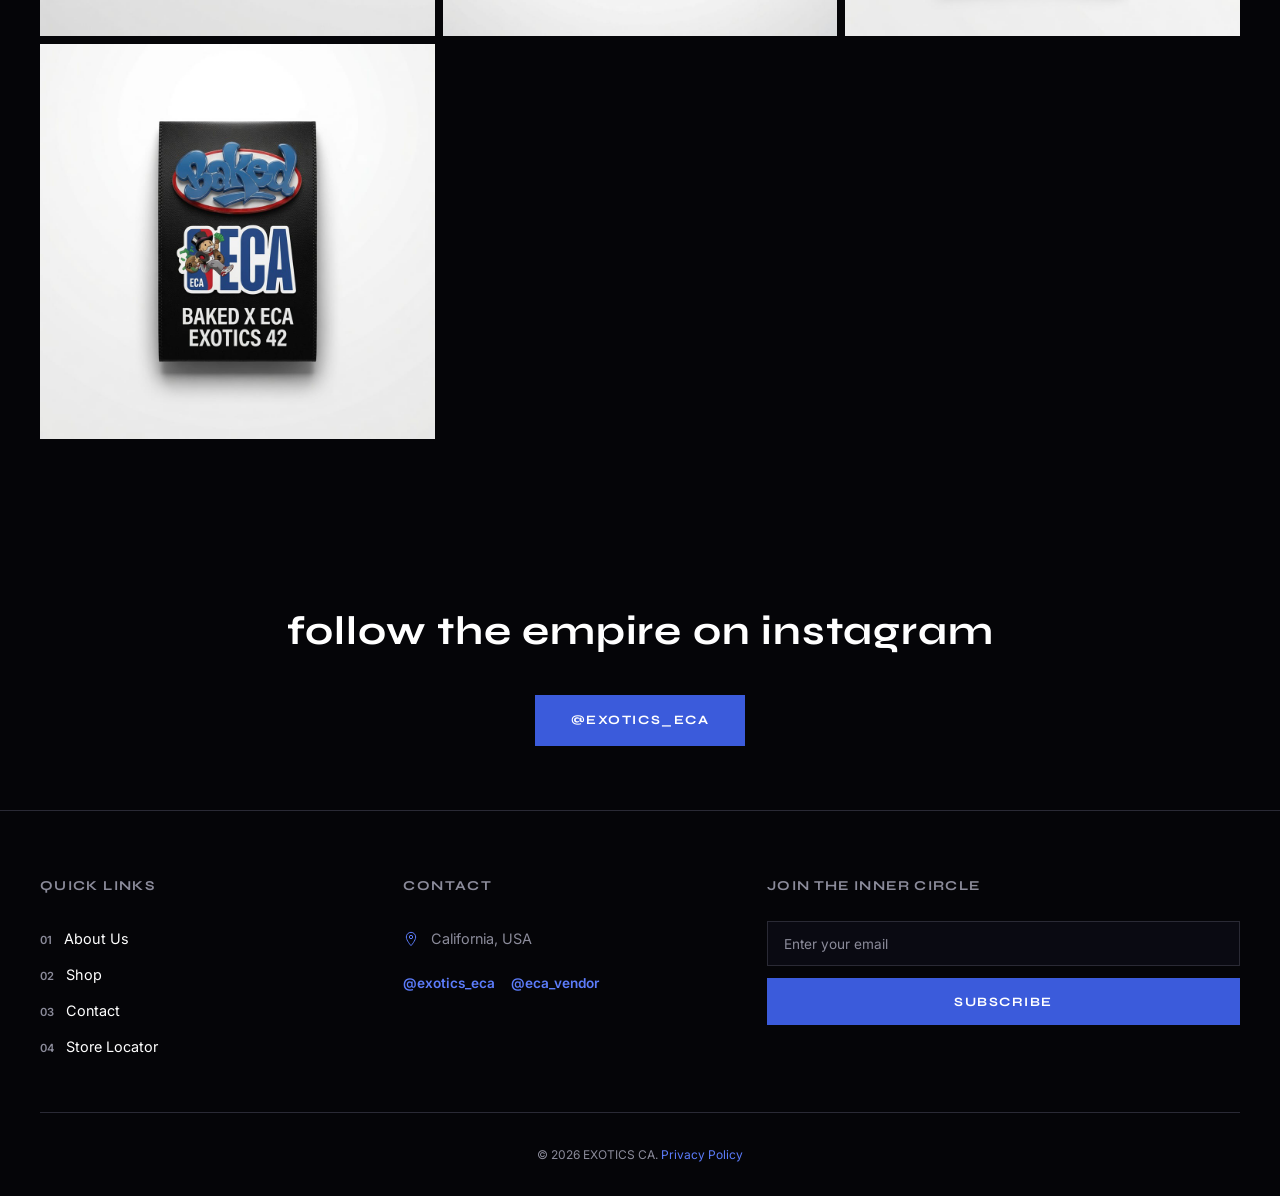
<file: gallery.html>
<!DOCTYPE html>
<html lang="en">
<head>
  <meta charset="UTF-8">
  <meta name="viewport" content="width=device-width, initial-scale=1.0">
  <title>Gallery — EXOTICS CA</title>
  <link rel="icon" href="assets/images/logo.png" type="image/png">
  <link rel="stylesheet" href="css/style.css">
</head>
<body>

  <header class="header scrolled">
    <a href="index.html" class="header__logo"><img src="assets/images/logo.png" alt="EXOTICS CA"></a>
    <div class="header__actions">
      <a href="https://www.instagram.com/exotics_eca/" target="_blank" rel="noopener" class="header__follow">Follow</a>
      <a href="#" class="header__cart" aria-label="Cart"><svg viewBox="0 0 24 24" stroke-width="1.5"><path d="M6 6h15l-1.5 9H8L6 6z"/><circle cx="9" cy="20" r="1.5"/><circle cx="18" cy="20" r="1.5"/><path d="M6 6L5 3H2"/></svg><span class="header__cart-count">0</span></a>
      <button class="header__menu-btn" aria-label="Menu"><span></span><span></span><span></span></button>
    </div>
  </header>

  <nav class="nav-overlay">
    <div class="nav-overlay__top">
      <a href="index.html" class="nav-overlay__logo"><img src="assets/images/logo.png" alt="EXOTICS CA"></a>
      <button class="nav-overlay__close">&times;</button>
    </div>
    <div class="nav-overlay__links">
      <a href="index.html" class="nav-overlay__link"><span class="nav-overlay__num">01</span><span class="nav-overlay__text">Home</span></a>
      <a href="#" class="nav-overlay__link has-sub"><span class="nav-overlay__num">02</span><span class="nav-overlay__text">Shop</span></a>
      <div class="nav-overlay__sub"><a href="flower.html">Flower</a><a href="flower.html#limited">Pre Roll</a><a href="flower.html#limited">Limited Drops</a><a href="merch.html">Merch</a></div>
      <a href="merch.html" class="nav-overlay__link"><span class="nav-overlay__num">03</span><span class="nav-overlay__text">Merch</span></a>
      <a href="store-locator.html" class="nav-overlay__link"><span class="nav-overlay__num">04</span><span class="nav-overlay__text">Store Locator</span></a>
      <a href="about-us.html" class="nav-overlay__link"><span class="nav-overlay__num">05</span><span class="nav-overlay__text">About Us</span></a>
      <a href="gallery.html" class="nav-overlay__link"><span class="nav-overlay__num">06</span><span class="nav-overlay__text">Gallery</span></a>
      <a href="contact.html" class="nav-overlay__link"><span class="nav-overlay__num">07</span><span class="nav-overlay__text">Contact</span></a>
    </div>
    <p class="nav-overlay__social">Follow us on Instagram <a href="https://www.instagram.com/exotics_eca/" target="_blank" rel="noopener">@exotics_eca</a></p>
  </nav>

  <section class="page-hero">
    <h1>Gallery</h1>
    <p>Luxury lifestyle. Private jets. Money stacks. Boardwalk Level Luxury.</p>
  </section>

  <div class="gallery-grid">
    <div class="gallery-item fade-up"><img src="assets/images/discover-flower.jpg" alt="EXOTICS CA Flower"></div>
    <div class="gallery-item fade-up"><img src="assets/images/discover-limited-drops.jpg" alt="EXOTICS CA Limited Drops"></div>
    <div class="gallery-item fade-up"><img src="assets/images/discover-merch.jpg" alt="EXOTICS CA Merch"></div>
    <div class="gallery-item fade-up"><img src="assets/images/stick-up-z.jpg" alt="Stick Up Z"></div>
    <div class="gallery-item fade-up"><img src="assets/images/mizumiz.jpg" alt="Mizumiz"></div>
    <div class="gallery-item fade-up"><img src="assets/images/pimp-z.jpg" alt="PIMP-Z"></div>
    <div class="gallery-item fade-up"><img src="assets/images/presidential-blue-z.jpg" alt="Presidential Blue-Z"></div>
    <div class="gallery-item fade-up"><img src="assets/images/el-tigerz.jpg" alt="EL TIGERZ"></div>
    <div class="gallery-item fade-up"><img src="assets/images/super-z.jpg" alt="SUPER Z"></div>
    <div class="gallery-item fade-up"><img src="assets/images/stick-up-pre-roll.jpg" alt="Stick Up Pre Roll"></div>
    <div class="gallery-item fade-up"><img src="assets/images/mizumiz-pre-roll.jpg" alt="Mizumiz Pre Roll"></div>
    <div class="gallery-item fade-up"><img src="assets/images/stick-upz-86-jersey.jpg" alt="Stick Upz 86 NBA Jersey"></div>
    <div class="gallery-item fade-up"><img src="assets/images/exotics-42-jersey.jpg" alt="Exotics 42 NBA Jersey"></div>
    <div class="gallery-item fade-up"><img src="assets/images/exotics-42-mascot.jpg" alt="Exotics 42 Mascot"></div>
    <div class="gallery-item fade-up"><img src="assets/images/gallery-presidential-blue-z-2.jpg" alt="Presidential Blue-Z"></div>
    <div class="gallery-item fade-up"><img src="assets/images/gallery-presidential-blue-z-3.jpg" alt="Presidential Blue-Z"></div>
    <div class="gallery-item fade-up"><img src="assets/images/gallery-stick-up-z-2.jpg" alt="Stick Up Z"></div>
    <div class="gallery-item fade-up"><img src="assets/images/gallery-el-tigerz-2.jpg" alt="EL TIGERZ"></div>
    <div class="gallery-item fade-up"><img src="assets/images/gallery-merch-2.jpg" alt="EXOTICS CA Merch"></div>
    <div class="gallery-item fade-up"><img src="assets/images/gallery-merch-3.jpg" alt="EXOTICS CA Merch"></div>
    <div class="gallery-item fade-up"><img src="assets/images/gallery-merch-4.jpg" alt="EXOTICS CA Merch"></div>
    <div class="gallery-item fade-up"><img src="assets/images/gallery-merch-5.jpg" alt="EXOTICS CA Merch"></div>
  </div>

  <section class="cta-portal" style="padding:4rem 2rem">
    <h2>Follow the empire on Instagram</h2>
    <a href="https://www.instagram.com/exotics_eca/" target="_blank" rel="noopener" class="btn btn--primary">@exotics_eca</a>
  </section>

  <footer class="footer">
    <div class="footer__grid">
      <div>
        <h4 class="footer__heading">Quick Links</h4>
        <a href="about-us.html" class="footer__link"><span class="footer__link-num">01</span> About Us</a>
        <a href="shop.html" class="footer__link"><span class="footer__link-num">02</span> Shop</a>
        <a href="contact.html" class="footer__link"><span class="footer__link-num">03</span> Contact</a>
        <a href="store-locator.html" class="footer__link"><span class="footer__link-num">04</span> Store Locator</a>
      </div>
      <div>
        <h4 class="footer__heading">Contact</h4>
        <div class="footer__contact-item"><svg viewBox="0 0 24 24" stroke-width="1.5"><path d="M12 2C8.13 2 5 5.13 5 9c0 5.25 7 13 7 13s7-7.75 7-13c0-3.87-3.13-7-7-7z"/><circle cx="12" cy="9" r="2.5"/></svg>California, USA</div>
        <div class="footer__social"><a href="https://www.instagram.com/exotics_eca/" target="_blank" rel="noopener">@exotics_eca</a><a href="https://www.instagram.com/eca_vendor/" target="_blank" rel="noopener">@eca_vendor</a></div>
      </div>
      <div>
        <h4 class="footer__heading">Join the Inner Circle</h4>
        <form class="footer__newsletter" data-form><input type="email" placeholder="Enter your email" required><button type="submit" class="btn btn--primary" style="width:100%">Subscribe</button><p class="form-success" style="display:none;color:var(--green);margin-top:0.75rem;font-size:0.85rem">Thank you!</p></form>
      </div>
    </div>
    <div class="footer__bottom"><p>&copy; 2026 EXOTICS CA. <a href="#">Privacy Policy</a></p></div>
  </footer>
  <script src="js/main.js"></script>
</body>
</html>
</file>
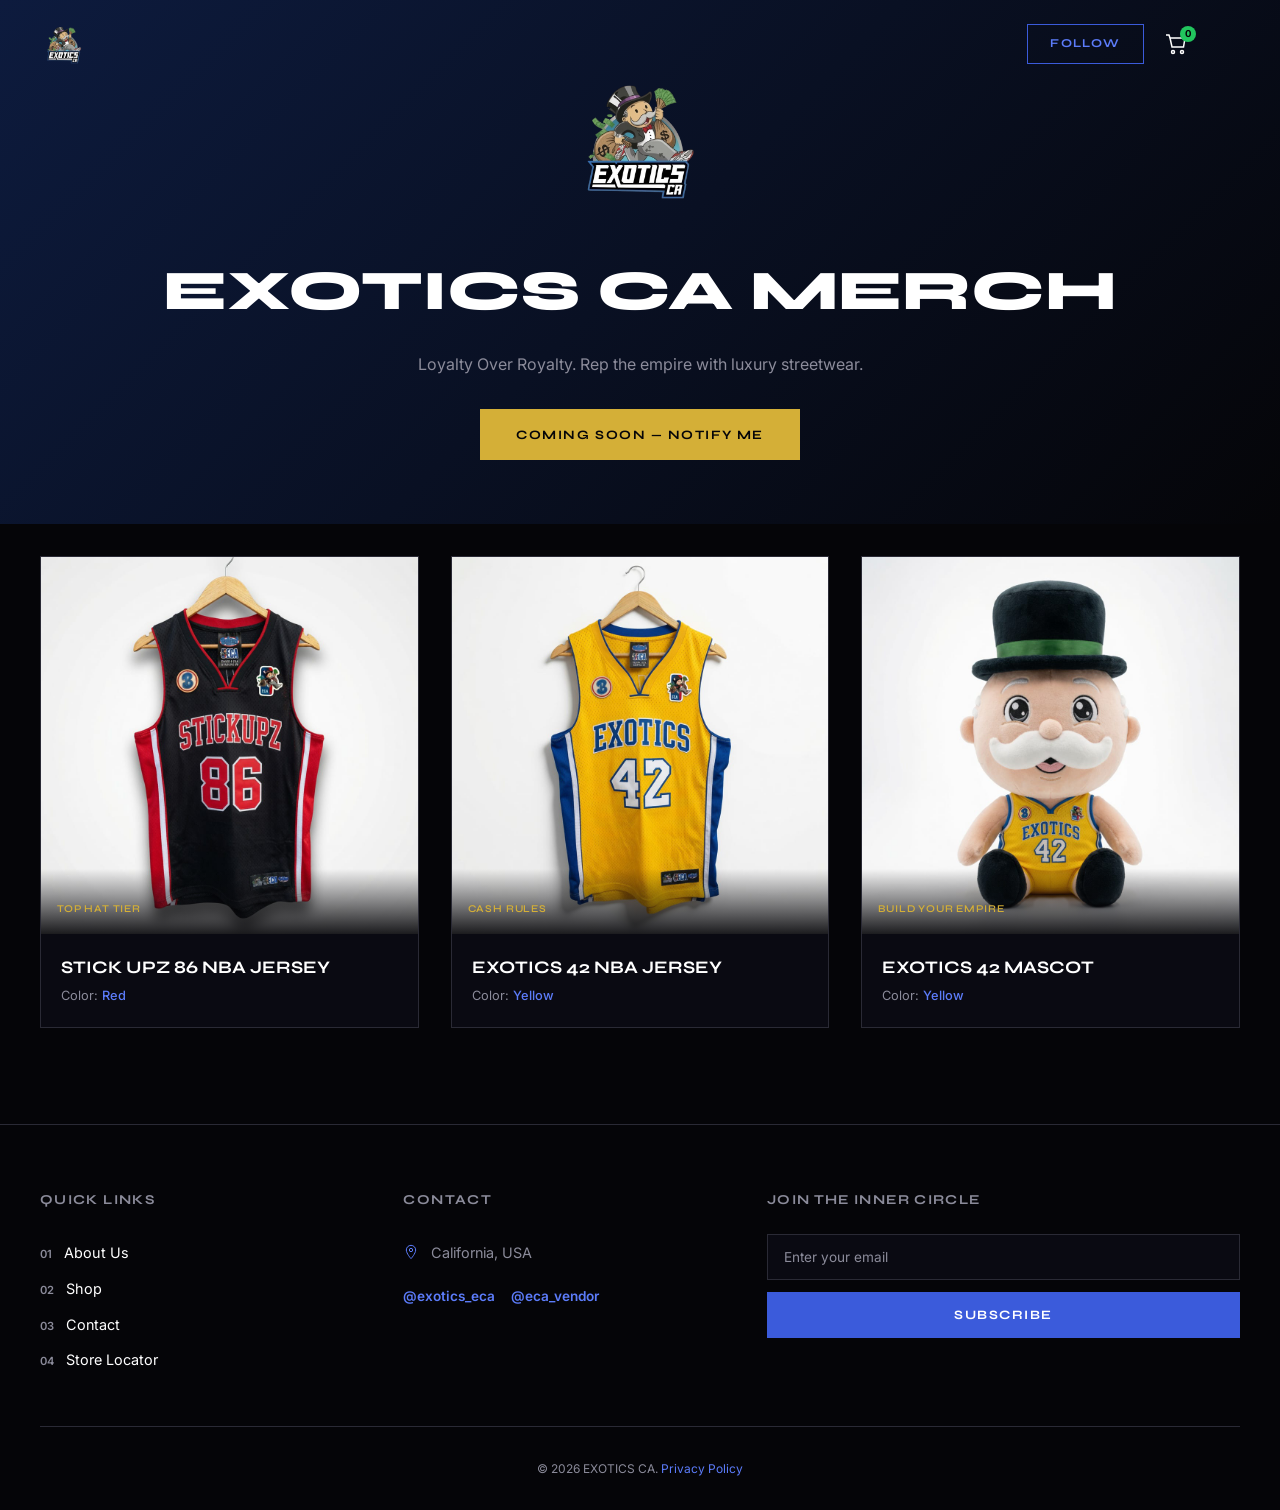
<file: merch.html>
<!DOCTYPE html>
<html lang="en">
<head>
  <meta charset="UTF-8">
  <meta name="viewport" content="width=device-width, initial-scale=1.0">
  <title>Merch — EXOTICS CA</title>
  <link rel="icon" href="assets/images/logo.png" type="image/png">
  <link rel="stylesheet" href="css/style.css">
</head>
<body>

  <header class="header scrolled">
    <a href="index.html" class="header__logo"><img src="assets/images/logo.png" alt="EXOTICS CA"></a>
    <div class="header__actions">
      <a href="https://www.instagram.com/exotics_eca/" target="_blank" rel="noopener" class="header__follow">Follow</a>
      <a href="#" class="header__cart" aria-label="Cart"><svg viewBox="0 0 24 24" stroke-width="1.5"><path d="M6 6h15l-1.5 9H8L6 6z"/><circle cx="9" cy="20" r="1.5"/><circle cx="18" cy="20" r="1.5"/><path d="M6 6L5 3H2"/></svg><span class="header__cart-count">0</span></a>
      <button class="header__menu-btn" aria-label="Menu"><span></span><span></span><span></span></button>
    </div>
  </header>

  <nav class="nav-overlay">
    <div class="nav-overlay__top">
      <a href="index.html" class="nav-overlay__logo"><img src="assets/images/logo.png" alt="EXOTICS CA"></a>
      <button class="nav-overlay__close">&times;</button>
    </div>
    <div class="nav-overlay__links">
      <a href="index.html" class="nav-overlay__link"><span class="nav-overlay__num">01</span><span class="nav-overlay__text">Home</span></a>
      <a href="#" class="nav-overlay__link has-sub"><span class="nav-overlay__num">02</span><span class="nav-overlay__text">Shop</span></a>
      <div class="nav-overlay__sub"><a href="flower.html">Flower</a><a href="flower.html#limited">Pre Roll</a><a href="flower.html#limited">Limited Drops</a><a href="merch.html">Merch</a></div>
      <a href="merch.html" class="nav-overlay__link"><span class="nav-overlay__num">03</span><span class="nav-overlay__text">Merch</span></a>
      <a href="store-locator.html" class="nav-overlay__link"><span class="nav-overlay__num">04</span><span class="nav-overlay__text">Store Locator</span></a>
      <a href="about-us.html" class="nav-overlay__link"><span class="nav-overlay__num">05</span><span class="nav-overlay__text">About Us</span></a>
      <a href="gallery.html" class="nav-overlay__link"><span class="nav-overlay__num">06</span><span class="nav-overlay__text">Gallery</span></a>
      <a href="contact.html" class="nav-overlay__link"><span class="nav-overlay__num">07</span><span class="nav-overlay__text">Contact</span></a>
    </div>
    <p class="nav-overlay__social">Follow us on Instagram <a href="https://www.instagram.com/exotics_eca/" target="_blank" rel="noopener">@exotics_eca</a></p>
  </nav>

  <section class="merch-banner fade-up">
    <img src="assets/images/logo.png" alt="EXOTICS CA" style="width:150px;margin:0 auto 2rem">
    <h2>EXOTICS CA Merch</h2>
    <p>Loyalty Over Royalty. Rep the empire with luxury streetwear.</p>
    <a href="#" class="btn btn--gold" data-modal="email-modal">Coming Soon — Notify Me</a>
  </section>

  <div class="strain-grid">
    <div class="strain-card fade-up">
      <div class="strain-card__img"><img src="assets/images/stick-upz-86-jersey.jpg" alt="Stick Upz 86 NBA Jersey"><span class="strain-card__tag">Top Hat Tier</span></div>
      <div class="strain-card__info"><h3>Stick Upz 86 NBA Jersey</h3><p class="strain-card__lineage">Color: <span>Red</span></p></div>
    </div>
    <div class="strain-card fade-up">
      <div class="strain-card__img"><img src="assets/images/exotics-42-jersey.jpg" alt="Exotics 42 NBA Jersey"><span class="strain-card__tag">Cash Rules</span></div>
      <div class="strain-card__info"><h3>Exotics 42 NBA Jersey</h3><p class="strain-card__lineage">Color: <span>Yellow</span></p></div>
    </div>
    <div class="strain-card fade-up">
      <div class="strain-card__img"><img src="assets/images/exotics-42-mascot.jpg" alt="Exotics 42 Mascot"><span class="strain-card__tag">Build Your Empire</span></div>
      <div class="strain-card__info"><h3>Exotics 42 Mascot</h3><p class="strain-card__lineage">Color: <span>Yellow</span></p></div>
    </div>

  </div>

  <div class="modal-overlay" id="email-modal">
    <div class="modal">
      <button class="modal__close">&times;</button>
      <img src="assets/images/logo.png" alt="EXOTICS CA" class="modal__logo">
      <h3>Merch dropping soon</h3>
      <p>Pass Go &amp; Collect Your Drop</p>
      <form data-form>
        <input type="email" placeholder="Enter your email — Notify Me" required>
        <button type="submit" class="btn btn--primary" style="width:100%">Notify Me</button>
        <p class="form-success" style="display:none;color:var(--green);margin-top:1rem">You're on the list!</p>
      </form>
    </div>
  </div>

  <footer class="footer">
    <div class="footer__grid">
      <div>
        <h4 class="footer__heading">Quick Links</h4>
        <a href="about-us.html" class="footer__link"><span class="footer__link-num">01</span> About Us</a>
        <a href="shop.html" class="footer__link"><span class="footer__link-num">02</span> Shop</a>
        <a href="contact.html" class="footer__link"><span class="footer__link-num">03</span> Contact</a>
        <a href="store-locator.html" class="footer__link"><span class="footer__link-num">04</span> Store Locator</a>
      </div>
      <div>
        <h4 class="footer__heading">Contact</h4>
        <div class="footer__contact-item"><svg viewBox="0 0 24 24" stroke-width="1.5"><path d="M12 2C8.13 2 5 5.13 5 9c0 5.25 7 13 7 13s7-7.75 7-13c0-3.87-3.13-7-7-7z"/><circle cx="12" cy="9" r="2.5"/></svg>California, USA</div>
        <div class="footer__social"><a href="https://www.instagram.com/exotics_eca/" target="_blank" rel="noopener">@exotics_eca</a><a href="https://www.instagram.com/eca_vendor/" target="_blank" rel="noopener">@eca_vendor</a></div>
      </div>
      <div>
        <h4 class="footer__heading">Join the Inner Circle</h4>
        <form class="footer__newsletter" data-form><input type="email" placeholder="Enter your email" required><button type="submit" class="btn btn--primary" style="width:100%">Subscribe</button><p class="form-success" style="display:none;color:var(--green);margin-top:0.75rem;font-size:0.85rem">Thank you!</p></form>
      </div>
    </div>
    <div class="footer__bottom"><p>&copy; 2026 EXOTICS CA. <a href="#">Privacy Policy</a></p></div>
  </footer>
  <script src="js/main.js"></script>
</body>
</html>
</file>
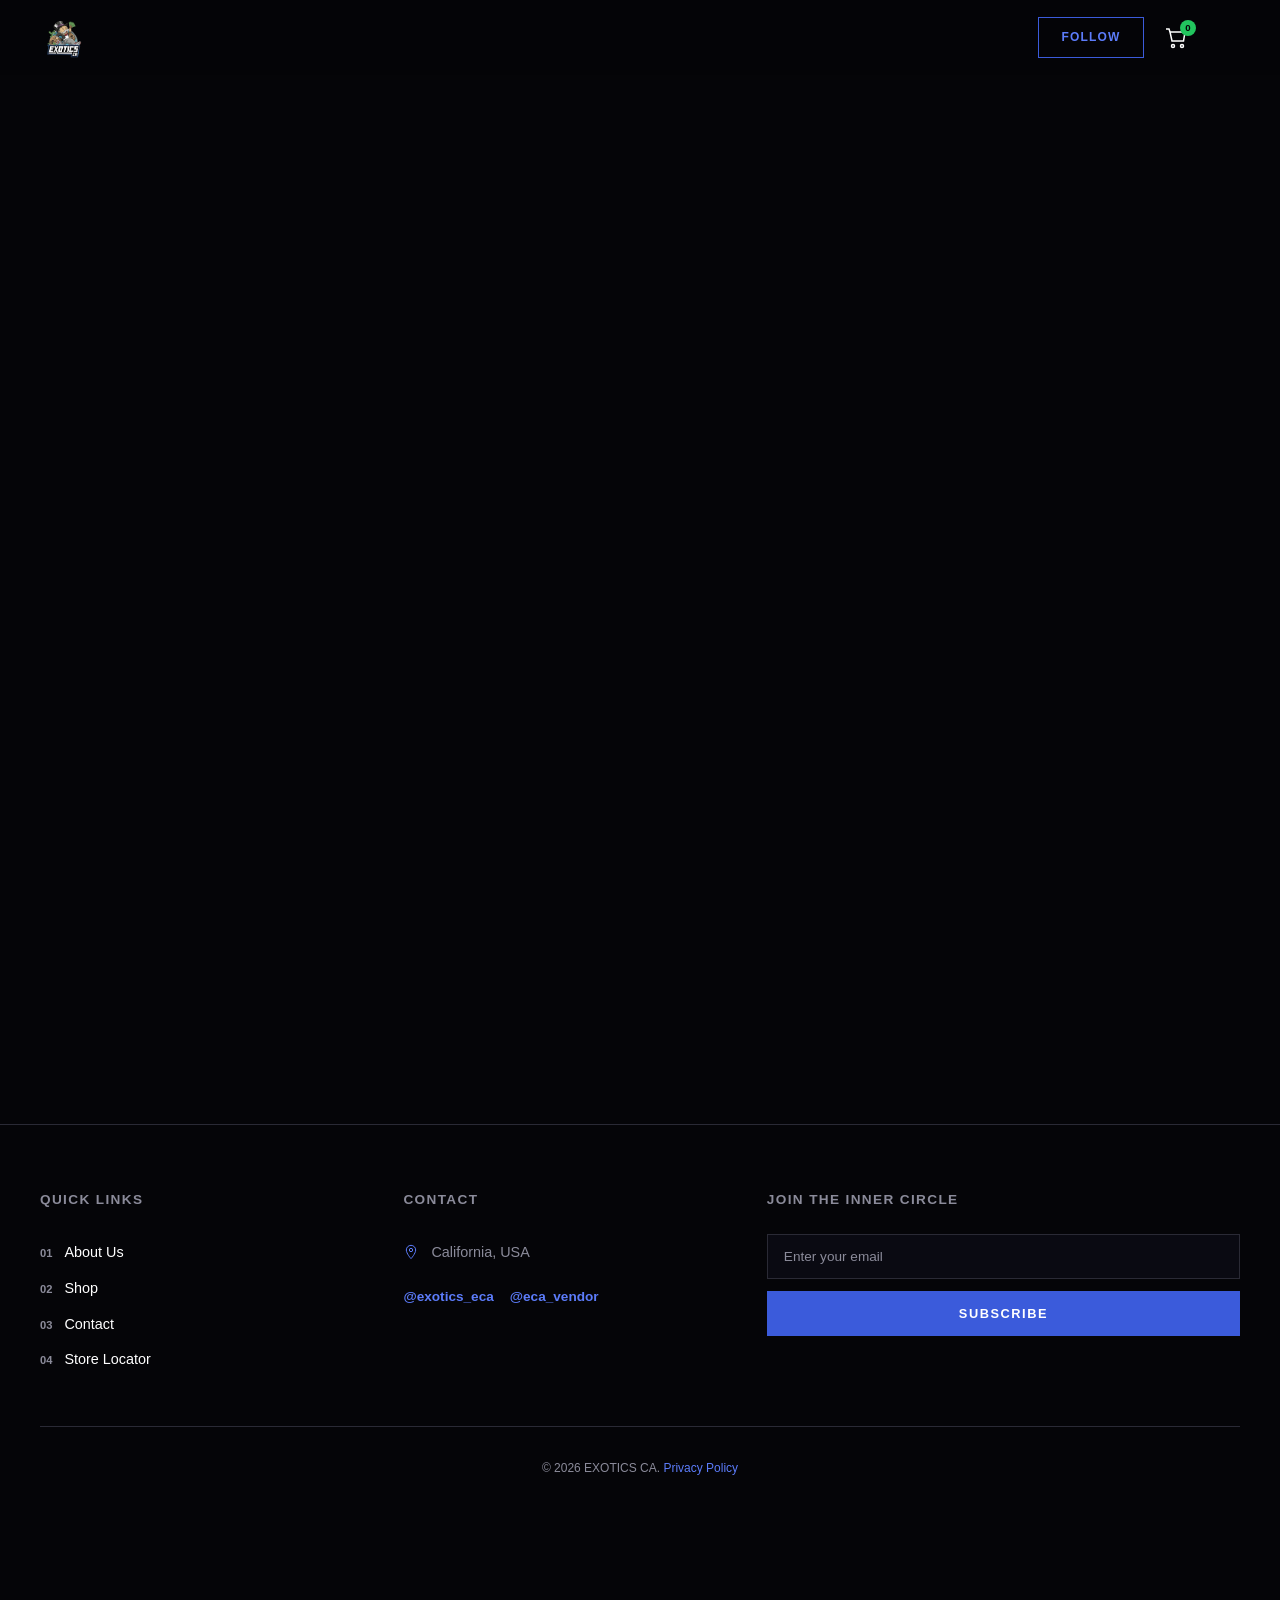
<file: more-products.html>
<!DOCTYPE html>
<html lang="en">
<head>
  <meta charset="UTF-8">
  <meta name="viewport" content="width=device-width, initial-scale=1.0">
  <title>Merch — EXOTICS CA</title>
  <meta http-equiv="refresh" content="0; url=merch.html">
  <link rel="canonical" href="merch.html">
  <link rel="icon" href="assets/images/logo.png" type="image/png">
  <link rel="stylesheet" href="css/style.css">
</head>
<body>

  <header class="header scrolled">
    <a href="index.html" class="header__logo"><img src="assets/images/logo.png" alt="EXOTICS CA"></a>
    <div class="header__actions">
      <a href="https://www.instagram.com/exotics_eca/" target="_blank" rel="noopener" class="header__follow">Follow</a>
      <a href="#" class="header__cart" aria-label="Cart"><svg viewBox="0 0 24 24" stroke-width="1.5"><path d="M6 6h15l-1.5 9H8L6 6z"/><circle cx="9" cy="20" r="1.5"/><circle cx="18" cy="20" r="1.5"/><path d="M6 6L5 3H2"/></svg><span class="header__cart-count">0</span></a>
      <button class="header__menu-btn" aria-label="Menu"><span></span><span></span><span></span></button>
    </div>
  </header>

  <nav class="nav-overlay">
    <div class="nav-overlay__top">
      <a href="index.html" class="nav-overlay__logo"><img src="assets/images/logo.png" alt="EXOTICS CA"></a>
      <button class="nav-overlay__close">&times;</button>
    </div>
    <div class="nav-overlay__links">
      <a href="index.html" class="nav-overlay__link"><span class="nav-overlay__num">01</span><span class="nav-overlay__text">Home</span></a>
      <a href="#" class="nav-overlay__link has-sub"><span class="nav-overlay__num">02</span><span class="nav-overlay__text">Shop</span></a>
      <div class="nav-overlay__sub"><a href="flower.html">Flower</a><a href="flower.html#limited">Pre Roll</a><a href="flower.html#limited">Limited Drops</a><a href="merch.html">Merch</a></div>
      <a href="merch.html" class="nav-overlay__link"><span class="nav-overlay__num">03</span><span class="nav-overlay__text">Merch</span></a>
      <a href="store-locator.html" class="nav-overlay__link"><span class="nav-overlay__num">04</span><span class="nav-overlay__text">Store Locator</span></a>
      <a href="about-us.html" class="nav-overlay__link"><span class="nav-overlay__num">05</span><span class="nav-overlay__text">About Us</span></a>
      <a href="gallery.html" class="nav-overlay__link"><span class="nav-overlay__num">06</span><span class="nav-overlay__text">Gallery</span></a>
      <a href="contact.html" class="nav-overlay__link"><span class="nav-overlay__num">07</span><span class="nav-overlay__text">Contact</span></a>
    </div>
    <p class="nav-overlay__social">Follow us on Instagram <a href="https://www.instagram.com/exotics_eca/" target="_blank" rel="noopener">@exotics_eca</a></p>
  </nav>

  <section class="page-hero">
    <h1>Other Products</h1>
    <p>Luxury collab boxes, pre-rolls, and exclusive accessories. Cash Rules Everything.</p>
  </section>

  <div class="filter-bar">
    <button class="filter-btn active" data-filter="all">All</button>
    <button class="filter-btn" data-filter="collab">Collabs</button>
    <button class="filter-btn" data-filter="accessories">Accessories</button>
  </div>

  <div class="strain-grid">
    <div class="strain-card fade-up" data-category="collab">
      <div class="strain-card__img"><img src="assets/images/super-z.jpg" alt="Super Dope Collab Box"><span class="strain-card__tag">Super Dope x EXOTICS CA</span></div>
      <div class="strain-card__info"><h3>Super Dope Collab Box</h3><p class="strain-card__lineage">Limited: <span>Luxury Gift Set</span></p></div>
    </div>
    <div class="strain-card fade-up" data-category="collab">
      <div class="strain-card__img"><img src="assets/images/stick-up-z.jpg" alt="Luxury Box"><span class="strain-card__tag">Mascot + Stick Up Edition</span></div>
      <div class="strain-card__info"><h3>Stick Up Z Luxury Box</h3><p class="strain-card__lineage">Includes: <span>Jar + Accessories</span></p></div>
    </div>
    <div class="strain-card fade-up" data-category="collab">
      <div class="strain-card__img"><img src="assets/images/mizumiz.jpg" alt="Mizumiz Box"><span class="strain-card__tag">First Official Drop Box</span></div>
      <div class="strain-card__info"><h3>Mizumiz Collector Box</h3><p class="strain-card__lineage">Limited: <span>Numbered Edition</span></p></div>
    </div>
    <div class="strain-card fade-up" data-category="accessories">
      <div class="strain-card__img"><img src="assets/images/logo.png" alt="EXOTICS CA Grinder"><span class="strain-card__tag">Top Hat Tier Accessory</span></div>
      <div class="strain-card__info"><h3>EXOTICS CA Grinder</h3><p class="strain-card__lineage">Type: <span>Premium Metal</span></p></div>
    </div>
    <div class="strain-card fade-up" data-category="accessories">
      <div class="strain-card__img"><img src="assets/images/discover-merch.jpg" alt="Rolling Papers"><span class="strain-card__tag">Pass Go Edition</span></div>
      <div class="strain-card__info"><h3>Empire Rolling Papers</h3><p class="strain-card__lineage">Type: <span>King Size Ultra Thin</span></p></div>
    </div>
    <div class="strain-card fade-up" data-category="collab">
      <div class="strain-card__img"><img src="assets/images/discover-limited-drops.jpg" alt="Private Jet Drop"><span class="strain-card__tag">Ultra Limited — Boardwalk</span></div>
      <div class="strain-card__info"><h3>Private Jet Drop Kit</h3><p class="strain-card__lineage">Limited: <span>5 Units Worldwide</span></p></div>
    </div>
  </div>

  <footer class="footer">
    <div class="footer__grid">
      <div>
        <h4 class="footer__heading">Quick Links</h4>
        <a href="about-us.html" class="footer__link"><span class="footer__link-num">01</span> About Us</a>
        <a href="shop.html" class="footer__link"><span class="footer__link-num">02</span> Shop</a>
        <a href="contact.html" class="footer__link"><span class="footer__link-num">03</span> Contact</a>
        <a href="store-locator.html" class="footer__link"><span class="footer__link-num">04</span> Store Locator</a>
      </div>
      <div>
        <h4 class="footer__heading">Contact</h4>
        <div class="footer__contact-item"><svg viewBox="0 0 24 24" stroke-width="1.5"><path d="M12 2C8.13 2 5 5.13 5 9c0 5.25 7 13 7 13s7-7.75 7-13c0-3.87-3.13-7-7-7z"/><circle cx="12" cy="9" r="2.5"/></svg>California, USA</div>
        <div class="footer__social"><a href="https://www.instagram.com/exotics_eca/" target="_blank" rel="noopener">@exotics_eca</a><a href="https://www.instagram.com/eca_vendor/" target="_blank" rel="noopener">@eca_vendor</a></div>
      </div>
      <div>
        <h4 class="footer__heading">Join the Inner Circle</h4>
        <form class="footer__newsletter" data-form><input type="email" placeholder="Enter your email" required><button type="submit" class="btn btn--primary" style="width:100%">Subscribe</button><p class="form-success" style="display:none;color:var(--green);margin-top:0.75rem;font-size:0.85rem">Thank you!</p></form>
      </div>
    </div>
    <div class="footer__bottom"><p>&copy; 2026 EXOTICS CA. <a href="#">Privacy Policy</a></p></div>
  </footer>
  <script src="js/main.js"></script>
</body>
</html>
</file>
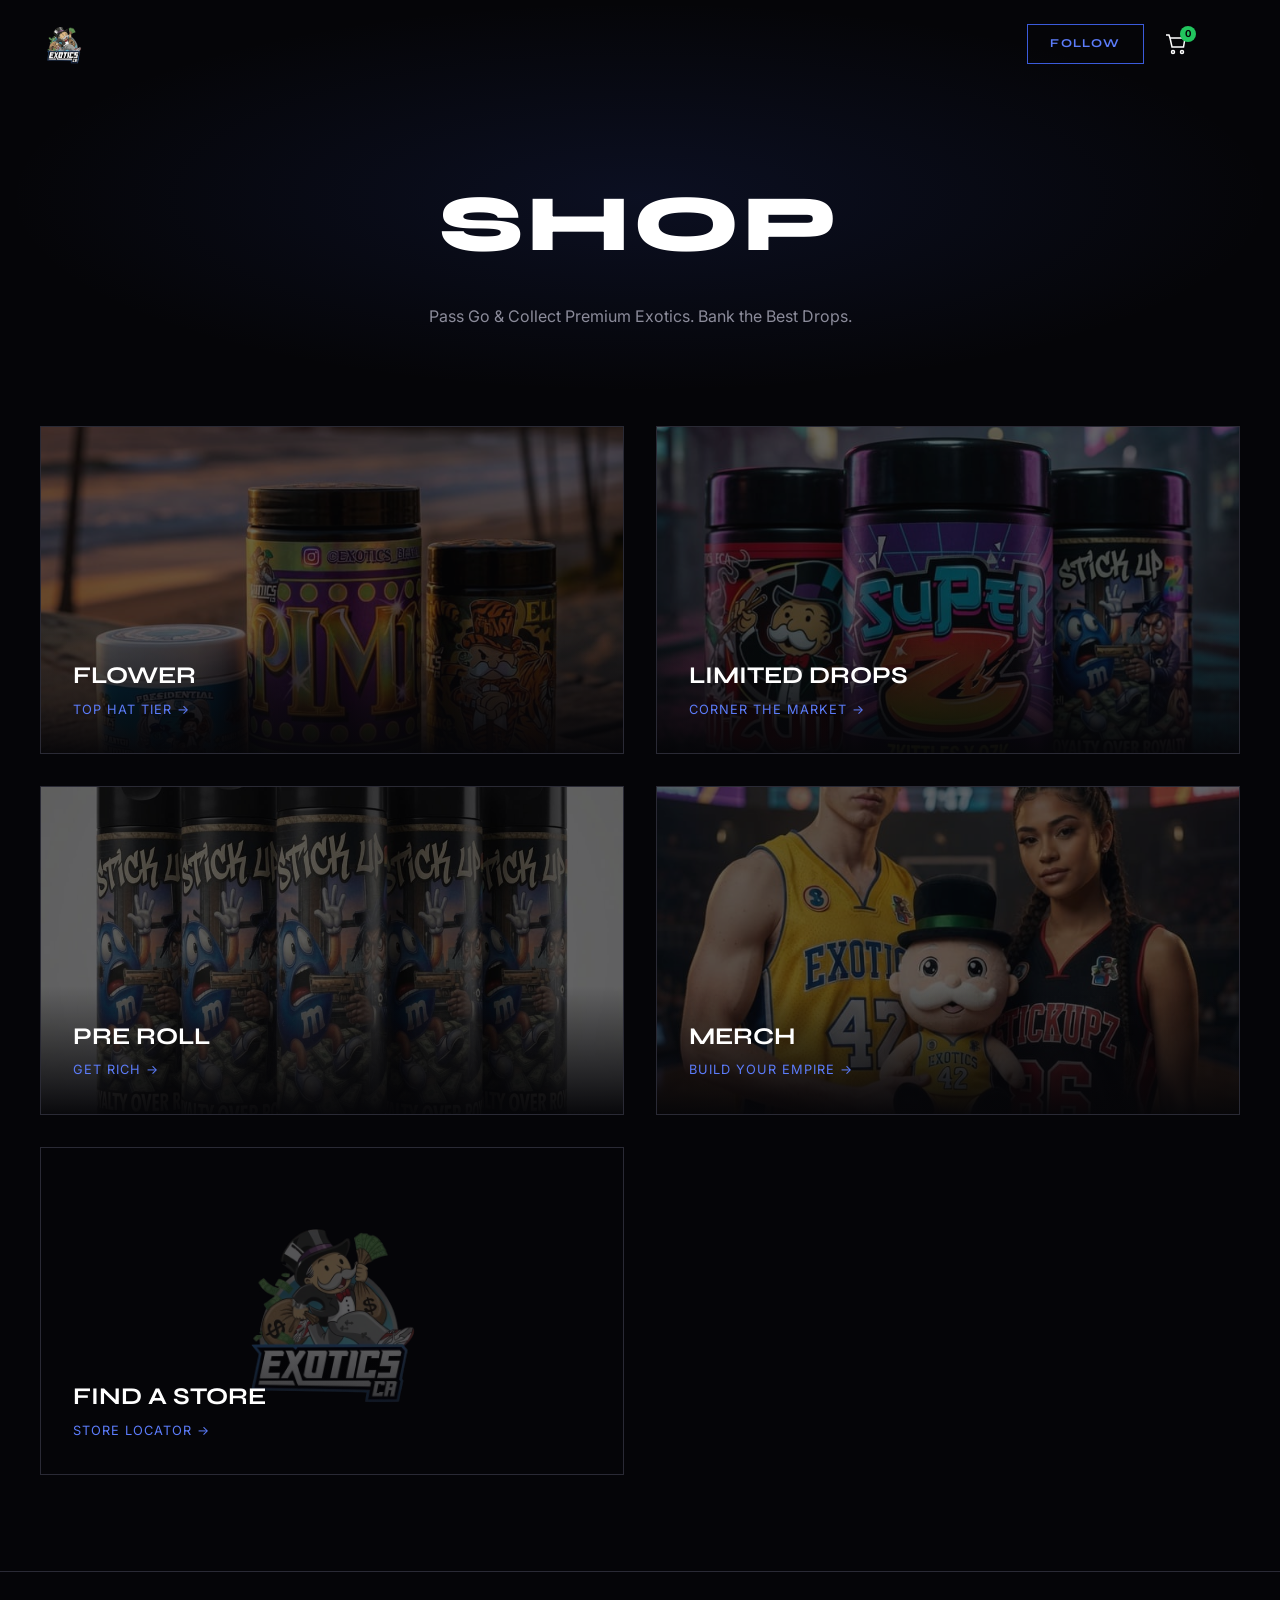
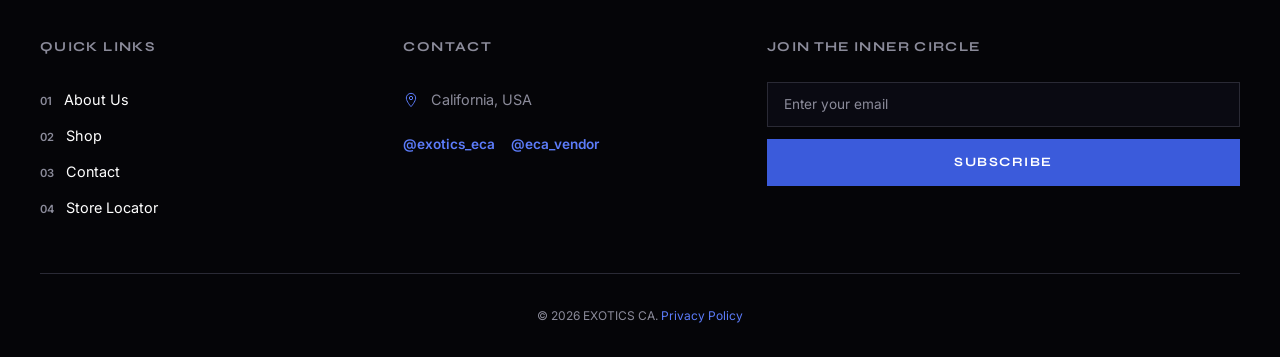
<file: shop.html>
<!DOCTYPE html>
<html lang="en">
<head>
  <meta charset="UTF-8">
  <meta name="viewport" content="width=device-width, initial-scale=1.0">
  <title>Shop — EXOTICS CA</title>
  <link rel="icon" href="assets/images/logo.png" type="image/png">
  <link rel="stylesheet" href="css/style.css">
</head>
<body>

  <header class="header scrolled">
    <a href="index.html" class="header__logo"><img src="assets/images/logo.png" alt="EXOTICS CA"></a>
    <div class="header__actions">
      <a href="https://www.instagram.com/exotics_eca/" target="_blank" rel="noopener" class="header__follow">Follow</a>
      <a href="#" class="header__cart" aria-label="Cart"><svg viewBox="0 0 24 24" stroke-width="1.5"><path d="M6 6h15l-1.5 9H8L6 6z"/><circle cx="9" cy="20" r="1.5"/><circle cx="18" cy="20" r="1.5"/><path d="M6 6L5 3H2"/></svg><span class="header__cart-count">0</span></a>
      <button class="header__menu-btn" aria-label="Menu"><span></span><span></span><span></span></button>
    </div>
  </header>

  <nav class="nav-overlay">
    <div class="nav-overlay__top">
      <a href="index.html" class="nav-overlay__logo"><img src="assets/images/logo.png" alt="EXOTICS CA"></a>
      <button class="nav-overlay__close">&times;</button>
    </div>
    <div class="nav-overlay__links">
      <a href="index.html" class="nav-overlay__link"><span class="nav-overlay__num">01</span><span class="nav-overlay__text">Home</span></a>
      <a href="#" class="nav-overlay__link has-sub"><span class="nav-overlay__num">02</span><span class="nav-overlay__text">Shop</span></a>
      <div class="nav-overlay__sub"><a href="flower.html">Flower</a><a href="flower.html#limited">Pre Roll</a><a href="flower.html#limited">Limited Drops</a><a href="merch.html">Merch</a></div>
      <a href="merch.html" class="nav-overlay__link"><span class="nav-overlay__num">03</span><span class="nav-overlay__text">Merch</span></a>
      <a href="store-locator.html" class="nav-overlay__link"><span class="nav-overlay__num">04</span><span class="nav-overlay__text">Store Locator</span></a>
      <a href="about-us.html" class="nav-overlay__link"><span class="nav-overlay__num">05</span><span class="nav-overlay__text">About Us</span></a>
      <a href="gallery.html" class="nav-overlay__link"><span class="nav-overlay__num">06</span><span class="nav-overlay__text">Gallery</span></a>
      <a href="contact.html" class="nav-overlay__link"><span class="nav-overlay__num">07</span><span class="nav-overlay__text">Contact</span></a>
    </div>
    <p class="nav-overlay__social">Follow us on Instagram <a href="https://www.instagram.com/exotics_eca/" target="_blank" rel="noopener">@exotics_eca</a></p>
  </nav>

  <section class="page-hero">
    <h1>Shop</h1>
    <p>Pass Go &amp; Collect Premium Exotics. Bank the Best Drops.</p>
  </section>

  <div class="shop-categories">
    <a href="flower.html" class="shop-category fade-up">
      <img src="assets/images/discover-flower.jpg" alt="Flower">
      <div class="shop-category__info"><h3>Flower</h3><span>Top Hat Tier &rarr;</span></div>
    </a>
    <a href="flower.html#limited" class="shop-category fade-up">
      <img src="assets/images/discover-limited-drops.jpg" alt="Limited Drops">
      <div class="shop-category__info"><h3>Limited Drops</h3><span>Corner the Market &rarr;</span></div>
    </a>
    <a href="flower.html" class="shop-category fade-up">
      <img src="assets/images/stick-up-pre-roll.jpg" alt="Pre Roll">
      <div class="shop-category__info"><h3>Pre Roll</h3><span>Get Rich &rarr;</span></div>
    </a>
    <a href="merch.html" class="shop-category fade-up">
      <img src="assets/images/discover-merch.jpg" alt="Merch">
      <div class="shop-category__info"><h3>Merch</h3><span>Build Your Empire &rarr;</span></div>
    </a>
    <a href="store-locator.html" class="shop-category fade-up">
      <img src="assets/images/logo.png" alt="Find a Store" style="object-fit:contain;opacity:0.35;padding:3rem">
      <div class="shop-category__info"><h3>Find a Store</h3><span>Store Locator &rarr;</span></div>
    </a>
  </div>

  <footer class="footer">
    <div class="footer__grid">
      <div>
        <h4 class="footer__heading">Quick Links</h4>
        <a href="about-us.html" class="footer__link"><span class="footer__link-num">01</span> About Us</a>
        <a href="shop.html" class="footer__link"><span class="footer__link-num">02</span> Shop</a>
        <a href="contact.html" class="footer__link"><span class="footer__link-num">03</span> Contact</a>
        <a href="store-locator.html" class="footer__link"><span class="footer__link-num">04</span> Store Locator</a>
      </div>
      <div>
        <h4 class="footer__heading">Contact</h4>
        <div class="footer__contact-item"><svg viewBox="0 0 24 24" stroke-width="1.5"><path d="M12 2C8.13 2 5 5.13 5 9c0 5.25 7 13 7 13s7-7.75 7-13c0-3.87-3.13-7-7-7z"/><circle cx="12" cy="9" r="2.5"/></svg>California, USA</div>
        <div class="footer__social"><a href="https://www.instagram.com/exotics_eca/" target="_blank" rel="noopener">@exotics_eca</a><a href="https://www.instagram.com/eca_vendor/" target="_blank" rel="noopener">@eca_vendor</a></div>
      </div>
      <div>
        <h4 class="footer__heading">Join the Inner Circle</h4>
        <form class="footer__newsletter" data-form><input type="email" placeholder="Enter your email" required><button type="submit" class="btn btn--primary" style="width:100%">Subscribe</button><p class="form-success" style="display:none;color:var(--green);margin-top:0.75rem;font-size:0.85rem">Thank you!</p></form>
      </div>
    </div>
    <div class="footer__bottom"><p>&copy; 2026 EXOTICS CA. <a href="#">Privacy Policy</a></p></div>
  </footer>
  <script src="js/main.js"></script>
</body>
</html>
</file>
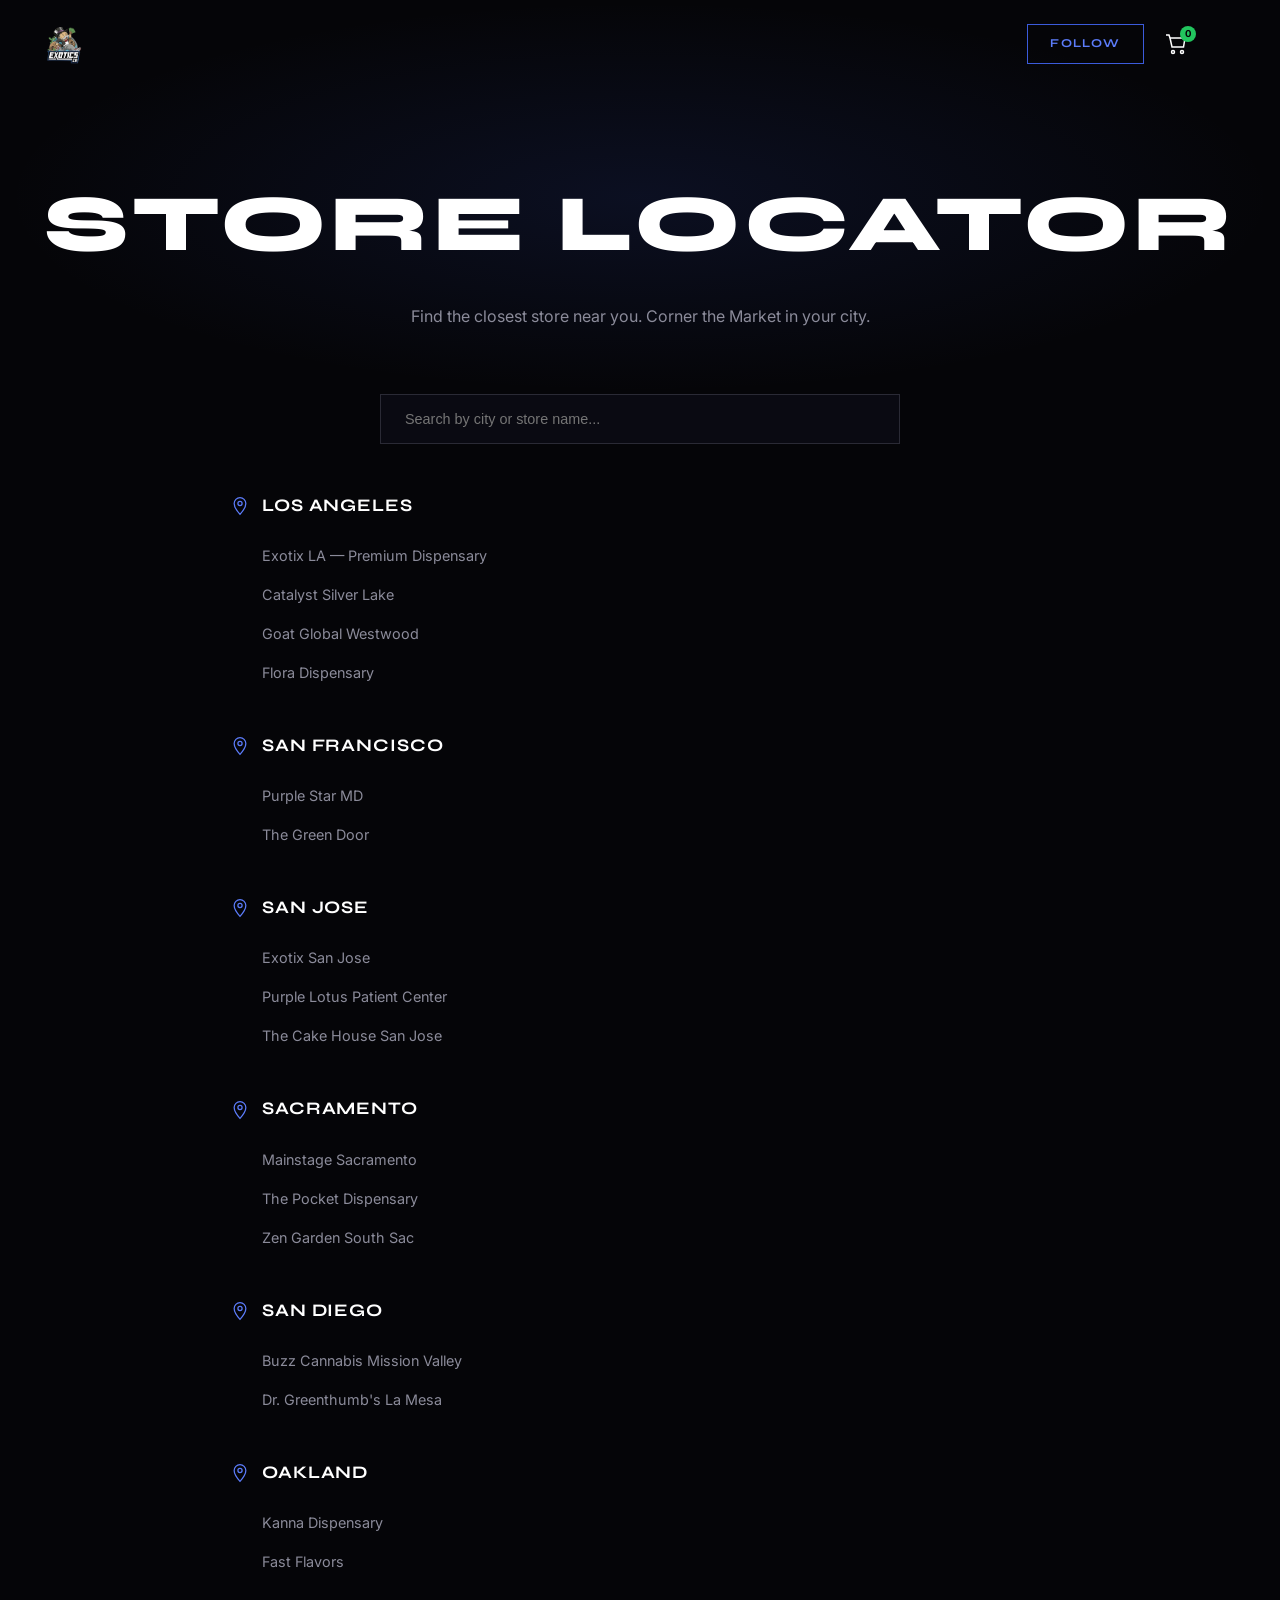
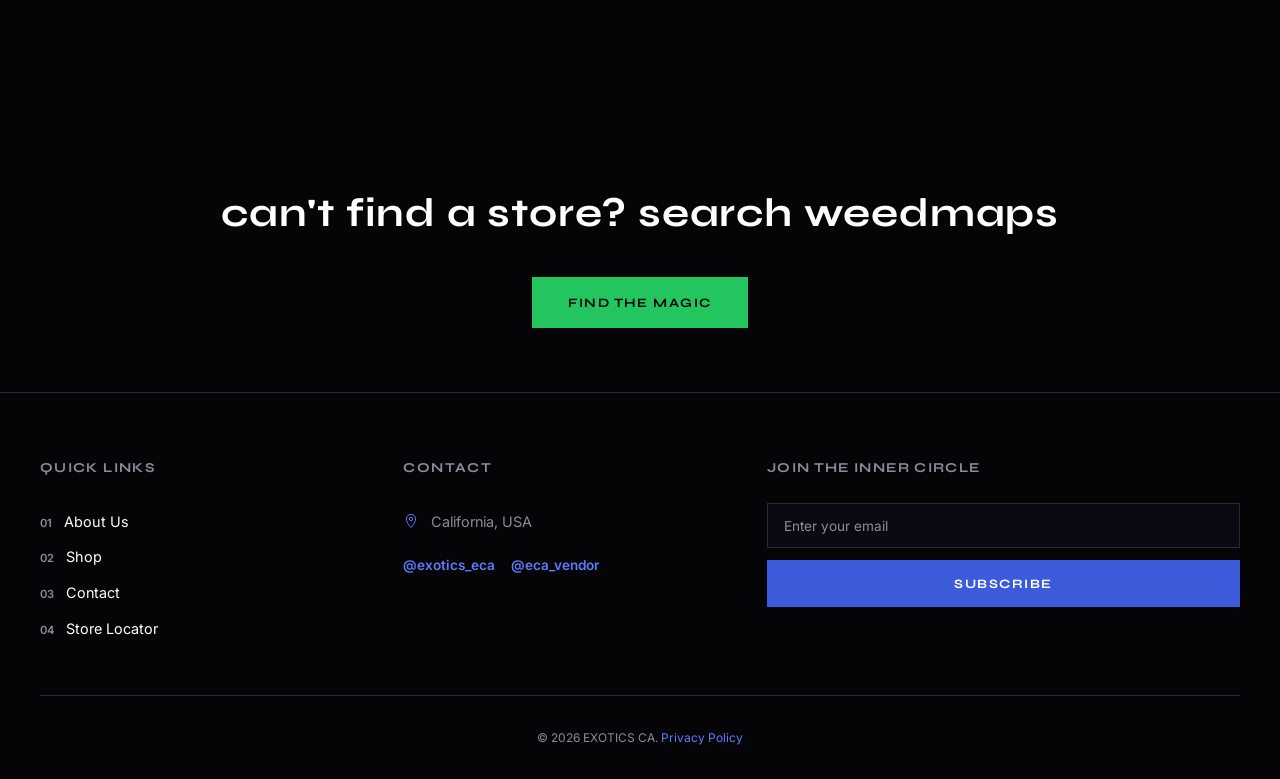
<file: store-locator.html>
<!DOCTYPE html>
<html lang="en">
<head>
  <meta charset="UTF-8">
  <meta name="viewport" content="width=device-width, initial-scale=1.0">
  <title>Store Locator — EXOTICS CA</title>
  <link rel="icon" href="assets/images/logo.png" type="image/png">
  <link rel="stylesheet" href="css/style.css">
</head>
<body>

  <header class="header scrolled">
    <a href="index.html" class="header__logo"><img src="assets/images/logo.png" alt="EXOTICS CA"></a>
    <div class="header__actions">
      <a href="https://www.instagram.com/exotics_eca/" target="_blank" rel="noopener" class="header__follow">Follow</a>
      <a href="#" class="header__cart" aria-label="Cart"><svg viewBox="0 0 24 24" stroke-width="1.5"><path d="M6 6h15l-1.5 9H8L6 6z"/><circle cx="9" cy="20" r="1.5"/><circle cx="18" cy="20" r="1.5"/><path d="M6 6L5 3H2"/></svg><span class="header__cart-count">0</span></a>
      <button class="header__menu-btn" aria-label="Menu"><span></span><span></span><span></span></button>
    </div>
  </header>

  <nav class="nav-overlay">
    <div class="nav-overlay__top">
      <a href="index.html" class="nav-overlay__logo"><img src="assets/images/logo.png" alt="EXOTICS CA"></a>
      <button class="nav-overlay__close">&times;</button>
    </div>
    <div class="nav-overlay__links">
      <a href="index.html" class="nav-overlay__link"><span class="nav-overlay__num">01</span><span class="nav-overlay__text">Home</span></a>
      <a href="#" class="nav-overlay__link has-sub"><span class="nav-overlay__num">02</span><span class="nav-overlay__text">Shop</span></a>
      <div class="nav-overlay__sub"><a href="flower.html">Flower</a><a href="flower.html#limited">Pre Roll</a><a href="flower.html#limited">Limited Drops</a><a href="merch.html">Merch</a></div>
      <a href="merch.html" class="nav-overlay__link"><span class="nav-overlay__num">03</span><span class="nav-overlay__text">Merch</span></a>
      <a href="store-locator.html" class="nav-overlay__link"><span class="nav-overlay__num">04</span><span class="nav-overlay__text">Store Locator</span></a>
      <a href="about-us.html" class="nav-overlay__link"><span class="nav-overlay__num">05</span><span class="nav-overlay__text">About Us</span></a>
      <a href="gallery.html" class="nav-overlay__link"><span class="nav-overlay__num">06</span><span class="nav-overlay__text">Gallery</span></a>
      <a href="contact.html" class="nav-overlay__link"><span class="nav-overlay__num">07</span><span class="nav-overlay__text">Contact</span></a>
    </div>
    <p class="nav-overlay__social">Follow us on Instagram <a href="https://www.instagram.com/exotics_eca/" target="_blank" rel="noopener">@exotics_eca</a></p>
  </nav>

  <section class="page-hero">
    <h1>Store Locator</h1>
    <p>Find the closest store near you. Corner the Market in your city.</p>
  </section>

  <div class="locator-search">
    <input type="text" id="locator-search" placeholder="Search by city or store name...">
  </div>

  <div class="locator-grid">
    <div class="locator-city" data-city="los angeles">
      <div class="locator-city__header">
        <svg viewBox="0 0 24 24" stroke-width="1.5"><path d="M12 2C8.13 2 5 5.13 5 9c0 5.25 7 13 7 13s7-7.75 7-13c0-3.87-3.13-7-7-7z"/><circle cx="12" cy="9" r="2.5"/></svg>
        <h3>Los Angeles</h3>
      </div>
      <div class="locator-city__stores">
        <a href="https://weedmaps.com/search?q=exotics+ca+los+angeles" target="_blank" rel="noopener">Exotix LA — Premium Dispensary</a>
        <a href="https://weedmaps.com/search?q=exotics+ca" target="_blank" rel="noopener">Catalyst Silver Lake</a>
        <a href="https://weedmaps.com/search?q=exotics+ca" target="_blank" rel="noopener">Goat Global Westwood</a>
        <a href="https://weedmaps.com/search?q=exotics+ca" target="_blank" rel="noopener">Flora Dispensary</a>
      </div>
    </div>

    <div class="locator-city" data-city="san francisco">
      <div class="locator-city__header">
        <svg viewBox="0 0 24 24" stroke-width="1.5"><path d="M12 2C8.13 2 5 5.13 5 9c0 5.25 7 13 7 13s7-7.75 7-13c0-3.87-3.13-7-7-7z"/><circle cx="12" cy="9" r="2.5"/></svg>
        <h3>San Francisco</h3>
      </div>
      <div class="locator-city__stores">
        <a href="https://weedmaps.com/search?q=exotics+ca+san+francisco" target="_blank" rel="noopener">Purple Star MD</a>
        <a href="https://weedmaps.com/search?q=exotics+ca" target="_blank" rel="noopener">The Green Door</a>
      </div>
    </div>

    <div class="locator-city" data-city="san jose">
      <div class="locator-city__header">
        <svg viewBox="0 0 24 24" stroke-width="1.5"><path d="M12 2C8.13 2 5 5.13 5 9c0 5.25 7 13 7 13s7-7.75 7-13c0-3.87-3.13-7-7-7z"/><circle cx="12" cy="9" r="2.5"/></svg>
        <h3>San Jose</h3>
      </div>
      <div class="locator-city__stores">
        <a href="https://weedmaps.com/search?q=exotics+ca+san+jose" target="_blank" rel="noopener">Exotix San Jose</a>
        <a href="https://weedmaps.com/search?q=exotics+ca" target="_blank" rel="noopener">Purple Lotus Patient Center</a>
        <a href="https://weedmaps.com/search?q=exotics+ca" target="_blank" rel="noopener">The Cake House San Jose</a>
      </div>
    </div>

    <div class="locator-city" data-city="sacramento">
      <div class="locator-city__header">
        <svg viewBox="0 0 24 24" stroke-width="1.5"><path d="M12 2C8.13 2 5 5.13 5 9c0 5.25 7 13 7 13s7-7.75 7-13c0-3.87-3.13-7-7-7z"/><circle cx="12" cy="9" r="2.5"/></svg>
        <h3>Sacramento</h3>
      </div>
      <div class="locator-city__stores">
        <a href="https://weedmaps.com/search?q=exotics+ca+sacramento" target="_blank" rel="noopener">Mainstage Sacramento</a>
        <a href="https://weedmaps.com/search?q=exotics+ca" target="_blank" rel="noopener">The Pocket Dispensary</a>
        <a href="https://weedmaps.com/search?q=exotics+ca" target="_blank" rel="noopener">Zen Garden South Sac</a>
      </div>
    </div>

    <div class="locator-city" data-city="san diego">
      <div class="locator-city__header">
        <svg viewBox="0 0 24 24" stroke-width="1.5"><path d="M12 2C8.13 2 5 5.13 5 9c0 5.25 7 13 7 13s7-7.75 7-13c0-3.87-3.13-7-7-7z"/><circle cx="12" cy="9" r="2.5"/></svg>
        <h3>San Diego</h3>
      </div>
      <div class="locator-city__stores">
        <a href="https://weedmaps.com/search?q=exotics+ca+san+diego" target="_blank" rel="noopener">Buzz Cannabis Mission Valley</a>
        <a href="https://weedmaps.com/search?q=exotics+ca" target="_blank" rel="noopener">Dr. Greenthumb's La Mesa</a>
      </div>
    </div>

    <div class="locator-city" data-city="oakland">
      <div class="locator-city__header">
        <svg viewBox="0 0 24 24" stroke-width="1.5"><path d="M12 2C8.13 2 5 5.13 5 9c0 5.25 7 13 7 13s7-7.75 7-13c0-3.87-3.13-7-7-7z"/><circle cx="12" cy="9" r="2.5"/></svg>
        <h3>Oakland</h3>
      </div>
      <div class="locator-city__stores">
        <a href="https://weedmaps.com/search?q=exotics+ca+oakland" target="_blank" rel="noopener">Kanna Dispensary</a>
        <a href="https://weedmaps.com/search?q=exotics+ca" target="_blank" rel="noopener">Fast Flavors</a>
      </div>
    </div>
  </div>

  <section class="cta-portal" style="padding:4rem 2rem">
    <h2>Can't find a store? Search Weedmaps</h2>
    <a href="https://weedmaps.com/search?q=exotics+ca" target="_blank" rel="noopener" class="btn btn--green">Find the Magic</a>
  </section>

  <footer class="footer">
    <div class="footer__grid">
      <div>
        <h4 class="footer__heading">Quick Links</h4>
        <a href="about-us.html" class="footer__link"><span class="footer__link-num">01</span> About Us</a>
        <a href="shop.html" class="footer__link"><span class="footer__link-num">02</span> Shop</a>
        <a href="contact.html" class="footer__link"><span class="footer__link-num">03</span> Contact</a>
        <a href="store-locator.html" class="footer__link"><span class="footer__link-num">04</span> Store Locator</a>
      </div>
      <div>
        <h4 class="footer__heading">Contact</h4>
        <div class="footer__contact-item"><svg viewBox="0 0 24 24" stroke-width="1.5"><path d="M12 2C8.13 2 5 5.13 5 9c0 5.25 7 13 7 13s7-7.75 7-13c0-3.87-3.13-7-7-7z"/><circle cx="12" cy="9" r="2.5"/></svg>California, USA</div>
        <div class="footer__social"><a href="https://www.instagram.com/exotics_eca/" target="_blank" rel="noopener">@exotics_eca</a><a href="https://www.instagram.com/eca_vendor/" target="_blank" rel="noopener">@eca_vendor</a></div>
      </div>
      <div>
        <h4 class="footer__heading">Join the Inner Circle</h4>
        <form class="footer__newsletter" data-form><input type="email" placeholder="Enter your email" required><button type="submit" class="btn btn--primary" style="width:100%">Subscribe</button><p class="form-success" style="display:none;color:var(--green);margin-top:0.75rem;font-size:0.85rem">Thank you!</p></form>
      </div>
    </div>
    <div class="footer__bottom"><p>&copy; 2026 EXOTICS CA. <a href="#">Privacy Policy</a></p></div>
  </footer>
  <script src="js/main.js"></script>
</body>
</html>
</file>
<file: css/style.css>
/* EXOTICS CA — Wizard Trees layout clone, rebranded */
@import url('https://fonts.googleapis.com/css2?family=Inter:wght@300;400;500;600;700&family=Syne:wght@400;600;700;800&display=swap');

:root {
  --bg: #050508;
  --bg-card: #0a0a12;
  --navy: #0d1b3e;
  --blue: #3b5bdb;
  --blue-light: #5c7cfa;
  --gold: #d4af37;
  --green: #22c55e;
  --green-dark: #16a34a;
  --white: #ffffff;
  --gray: #8b8b9a;
  --gray-dark: #2a2a35;
  --purple: #7c3aed;
  --red: #ef4444;
  --font-head: 'Syne', sans-serif;
  --font-body: 'Inter', sans-serif;
  --transition: 0.35s cubic-bezier(0.4, 0, 0.2, 1);
}

*, *::before, *::after { box-sizing: border-box; margin: 0; padding: 0; }

html { scroll-behavior: smooth; font-size: 16px; }

body {
  font-family: var(--font-body);
  background: var(--bg);
  color: var(--white);
  overflow-x: hidden;
  line-height: 1.6;
  -webkit-font-smoothing: antialiased;
}

body.menu-open { overflow: hidden; }

a { color: inherit; text-decoration: none; }
img { max-width: 100%; height: auto; display: block; }
button { cursor: pointer; border: none; background: none; font-family: inherit; }
ul { list-style: none; }

/* ── Age Gate ── */
.age-gate {
  position: fixed;
  inset: 0;
  z-index: 10000;
  background: rgba(5, 5, 8, 0.97);
  display: flex;
  align-items: center;
  justify-content: center;
  padding: 2rem;
  transition: opacity 0.6s, visibility 0.6s;
}

.age-gate.hidden {
  opacity: 0;
  visibility: hidden;
  pointer-events: none;
}

.age-gate__inner {
  text-align: center;
  max-width: 520px;
}

.age-gate__logo {
  width: 180px;
  margin: 0 auto 2.5rem;
}

.age-gate h4 {
  font-family: var(--font-head);
  font-size: clamp(0.85rem, 2vw, 1rem);
  font-weight: 600;
  letter-spacing: 0.15em;
  text-transform: uppercase;
  margin-bottom: 1rem;
  color: var(--white);
}

.age-gate p {
  font-size: clamp(0.8rem, 1.8vw, 0.95rem);
  letter-spacing: 0.1em;
  text-transform: uppercase;
  color: var(--gray);
  margin-bottom: 2.5rem;
}

.age-gate__buttons {
  display: flex;
  gap: 1rem;
  justify-content: center;
}

.age-gate__btn {
  padding: 0.85rem 3rem;
  font-family: var(--font-head);
  font-size: 0.85rem;
  font-weight: 700;
  letter-spacing: 0.12em;
  text-transform: uppercase;
  border: 1px solid var(--white);
  color: var(--white);
  transition: var(--transition);
}

.age-gate__btn:hover {
  background: var(--white);
  color: var(--bg);
}

.age-gate__btn--no:hover {
  background: var(--red);
  border-color: var(--red);
  color: var(--white);
}

/* ── Header ── */
.header {
  position: fixed;
  top: 0;
  left: 0;
  right: 0;
  z-index: 900;
  padding: 1.25rem 2.5rem;
  display: flex;
  align-items: center;
  justify-content: space-between;
  transition: background var(--transition), padding var(--transition);
}

.header.scrolled {
  background: rgba(5, 5, 8, 0.92);
  backdrop-filter: blur(12px);
  padding: 0.85rem 2.5rem;
}

.header__logo img {
  height: 48px;
  width: auto;
}

.header__actions {
  display: flex;
  align-items: center;
  gap: 1.25rem;
}

.header__follow {
  font-family: var(--font-head);
  font-size: 0.75rem;
  font-weight: 700;
  letter-spacing: 0.1em;
  text-transform: uppercase;
  padding: 0.6rem 1.4rem;
  border: 1px solid var(--blue);
  color: var(--blue-light);
  transition: var(--transition);
}

.header__follow:hover {
  background: var(--blue);
  color: var(--white);
}

.header__cart {
  width: 24px;
  height: 24px;
  position: relative;
}

.header__cart svg { width: 100%; height: 100%; stroke: var(--white); fill: none; }

.header__cart-count {
  position: absolute;
  top: -6px;
  right: -8px;
  background: var(--green);
  color: var(--bg);
  font-size: 0.6rem;
  font-weight: 700;
  width: 16px;
  height: 16px;
  border-radius: 50%;
  display: flex;
  align-items: center;
  justify-content: center;
}

.header__menu-btn {
  width: 32px;
  height: 24px;
  display: flex;
  flex-direction: column;
  justify-content: space-between;
  padding: 0;
}

.header__menu-btn span {
  display: block;
  height: 2px;
  background: var(--white);
  transition: var(--transition);
  transform-origin: center;
}

.header__menu-btn.active span:nth-child(1) { transform: translateY(11px) rotate(45deg); }
.header__menu-btn.active span:nth-child(2) { opacity: 0; }
.header__menu-btn.active span:nth-child(3) { transform: translateY(-11px) rotate(-45deg); }

/* ── Nav Overlay ── */
.nav-overlay {
  position: fixed;
  inset: 0;
  z-index: 950;
  background: var(--bg);
  display: flex;
  flex-direction: column;
  padding: 6rem 2.5rem 3rem;
  opacity: 0;
  visibility: hidden;
  transition: opacity 0.5s, visibility 0.5s;
}

.nav-overlay.open {
  opacity: 1;
  visibility: visible;
}

.nav-overlay__top {
  display: flex;
  justify-content: space-between;
  align-items: center;
  margin-bottom: 4rem;
}

.nav-overlay__logo img { height: 60px; }

.nav-overlay__close {
  font-size: 1.5rem;
  color: var(--white);
}

.nav-overlay__links {
  flex: 1;
  display: flex;
  flex-direction: column;
  gap: 0.5rem;
}

.nav-overlay__link {
  display: flex;
  align-items: baseline;
  gap: 1rem;
  padding: 1rem 0;
  border-bottom: 1px solid var(--gray-dark);
  transition: var(--transition);
}

.nav-overlay__link:hover { padding-left: 1rem; color: var(--blue-light); }

.nav-overlay__num {
  font-family: var(--font-head);
  font-size: 0.75rem;
  font-weight: 600;
  color: var(--gray);
  letter-spacing: 0.05em;
  min-width: 2rem;
}

.nav-overlay__text {
  font-family: var(--font-head);
  font-size: clamp(1.5rem, 4vw, 2.5rem);
  font-weight: 700;
  text-transform: uppercase;
  letter-spacing: 0.02em;
}

.nav-overlay__sub {
  padding-left: 3rem;
  display: none;
}

.nav-overlay__link.has-sub.open + .nav-overlay__sub { display: block; }

.nav-overlay__sub a {
  display: block;
  padding: 0.6rem 0;
  font-size: 0.9rem;
  color: var(--gray);
  text-transform: uppercase;
  letter-spacing: 0.08em;
  transition: var(--transition);
}

.nav-overlay__sub a:hover { color: var(--blue-light); }

.nav-overlay__social {
  margin-top: 2rem;
  font-size: 0.85rem;
  color: var(--gray);
}

.nav-overlay__social a {
  color: var(--blue-light);
  font-weight: 600;
}

/* ── Hero ── */
.hero {
  min-height: 100vh;
  display: flex;
  align-items: center;
  justify-content: center;
  position: relative;
  padding: 8rem 2rem 4rem;
  overflow: hidden;
}

.hero--video {
  flex-direction: column;
  justify-content: center;
  align-items: center;
  padding: 5rem 1.5rem 1.5rem;
  min-height: calc(100vw * 16 / 9);
  background: #000;
}

.hero__video-wrap {
  position: absolute;
  inset: 0;
  z-index: 0;
  overflow: hidden;
  background: #000;
}

.hero__video {
  display: block;
  width: 100%;
  height: 100%;
  object-fit: cover;
  object-position: center top;
  background: #000;
}

.hero__video-dim {
  position: absolute;
  inset: 0;
  z-index: 1;
  background: linear-gradient(
    180deg,
    rgba(5, 5, 8, 0.35) 0%,
    rgba(5, 5, 8, 0.5) 45%,
    rgba(5, 5, 8, 0.72) 100%
  );
  pointer-events: none;
}

.hero--video .hero__cash {
  z-index: 2;
  opacity: 0.25;
}

.hero--video .hero__content {
  position: relative;
  z-index: 3;
  padding: 0 1rem;
}

.hero--video .hero__mascot {
  width: clamp(140px, 40vw, 280px);
  margin-bottom: 1rem;
}

.hero--video .hero__title {
  font-size: clamp(2rem, 8vw, 4.5rem);
  margin-bottom: 0.75rem;
}

.hero--video .hero__tagline {
  font-size: clamp(0.75rem, 2.5vw, 1rem);
  margin-bottom: 0.75rem;
}

.hero--video .hero__desc {
  font-size: clamp(0.8rem, 2vw, 0.95rem);
  margin-bottom: 1.5rem;
}

@media (min-width: 769px) {
  .hero--video {
    height: 100vh;
    min-height: 100vh;
    max-height: 100vh;
    padding: 6rem 2rem 2rem;
    overflow: hidden;
  }

  .hero--video .hero__video {
    object-fit: cover;
    object-position: center center;
  }

  .hero--video .hero__mascot {
    width: clamp(160px, 18vw, 260px);
  }

  .hero--video .hero__title {
    font-size: clamp(2.5rem, 5vw, 5rem);
  }

  .hero--video .hero__cta {
    margin-bottom: 0;
  }
}

@media (max-width: 768px) {
  .hero--video {
    padding: 4.5rem 1rem 1.25rem;
    min-height: calc(100vw * 16 / 9);
  }
}

.hero__bg {
  position: absolute;
  inset: 0;
  background:
    radial-gradient(ellipse 80% 60% at 50% 40%, rgba(59, 91, 219, 0.15) 0%, transparent 70%),
    radial-gradient(ellipse 50% 40% at 80% 80%, rgba(34, 197, 94, 0.08) 0%, transparent 60%),
    linear-gradient(180deg, var(--bg) 0%, var(--navy) 100%);
}

.hero__cash {
  position: absolute;
  font-size: 2rem;
  color: var(--green);
  opacity: 0.15;
  animation: floatCash 8s ease-in-out infinite;
  pointer-events: none;
}

.hero__cash:nth-of-type(1) { top: 15%; left: 10%; animation-delay: 0s; }
.hero__cash:nth-of-type(2) { top: 25%; right: 15%; animation-delay: 2s; font-size: 1.5rem; }
.hero__cash:nth-of-type(3) { bottom: 30%; left: 20%; animation-delay: 4s; }
.hero__cash:nth-of-type(4) { top: 40%; right: 8%; animation-delay: 1s; font-size: 1.8rem; }
.hero__cash:nth-of-type(5) { bottom: 20%; right: 25%; animation-delay: 3s; }

@keyframes floatCash {
  0%, 100% { transform: translateY(0) rotate(0deg); }
  50% { transform: translateY(-20px) rotate(10deg); }
}

.hero__content {
  position: relative;
  z-index: 2;
  text-align: center;
  max-width: 900px;
}

.hero__mascot {
  width: clamp(200px, 35vw, 380px);
  margin: 0 auto 2rem;
  filter: drop-shadow(0 0 40px rgba(59, 91, 219, 0.3));
  animation: mascotFloat 4s ease-in-out infinite;
}

@keyframes mascotFloat {
  0%, 100% { transform: translateY(0); }
  50% { transform: translateY(-12px); }
}

.hero__title {
  font-family: var(--font-head);
  font-size: clamp(3rem, 10vw, 7rem);
  font-weight: 800;
  text-transform: uppercase;
  letter-spacing: 0.05em;
  line-height: 0.95;
  background: linear-gradient(135deg, var(--white) 0%, var(--blue-light) 100%);
  -webkit-background-clip: text;
  -webkit-text-fill-color: transparent;
  background-clip: text;
  margin-bottom: 1rem;
}

.hero__tagline {
  font-family: var(--font-head);
  font-size: clamp(0.9rem, 2.5vw, 1.25rem);
  font-weight: 600;
  letter-spacing: 0.08em;
  text-transform: uppercase;
  color: var(--gold);
  margin-bottom: 1rem;
}

.hero__desc {
  font-size: clamp(0.85rem, 1.5vw, 1rem);
  color: var(--gray);
  max-width: 600px;
  margin: 0 auto 2.5rem;
  letter-spacing: 0.03em;
}

.hero__cta {
  display: flex;
  gap: 1rem;
  justify-content: center;
  flex-wrap: wrap;
}

/* ── Buttons ── */
.btn {
  display: inline-flex;
  align-items: center;
  justify-content: center;
  padding: 0.9rem 2.2rem;
  font-family: var(--font-head);
  font-size: 0.8rem;
  font-weight: 700;
  letter-spacing: 0.12em;
  text-transform: uppercase;
  transition: var(--transition);
  border: 1px solid transparent;
}

.btn--primary {
  background: var(--blue);
  color: var(--white);
  border-color: var(--blue);
}

.btn--primary:hover {
  background: var(--blue-light);
  transform: translateY(-2px);
  box-shadow: 0 8px 30px rgba(59, 91, 219, 0.4);
}

.btn--outline {
  background: transparent;
  color: var(--white);
  border-color: var(--white);
}

.btn--outline:hover {
  background: var(--white);
  color: var(--bg);
}

.btn--gold {
  background: var(--gold);
  color: var(--bg);
  border-color: var(--gold);
}

.btn--gold:hover {
  background: #e8c547;
  transform: translateY(-2px);
  box-shadow: 0 8px 30px rgba(212, 175, 55, 0.3);
}

.btn--green {
  background: var(--green);
  color: var(--bg);
  border-color: var(--green);
}

.btn--green:hover {
  background: var(--green-dark);
  transform: translateY(-2px);
}

/* ── Sections ── */
.section {
  padding: 6rem 2.5rem;
  position: relative;
}

.section--dark { background: var(--bg); }
.section--navy { background: var(--navy); }

.section__label {
  font-family: var(--font-head);
  font-size: clamp(0.75rem, 1.5vw, 0.9rem);
  font-weight: 600;
  letter-spacing: 0.2em;
  text-transform: uppercase;
  color: var(--gray);
  margin-bottom: 3rem;
  text-align: center;
}

.container {
  max-width: 1280px;
  margin: 0 auto;
}

/* ── Banner Carousel ── */
.banner-slider {
  position: relative;
  overflow: hidden;
}

.banner-slide {
  position: relative;
  width: 100%;
}

.banner-slide img {
  width: 100%;
  height: auto;
  object-fit: cover;
}

.banner-slide--hero {
  min-height: 60vh;
  display: flex;
  align-items: center;
  justify-content: center;
  background:
    radial-gradient(ellipse at center, rgba(59, 91, 219, 0.2) 0%, transparent 70%),
    var(--navy);
  padding: 4rem 2rem;
}

.banner-slide__content {
  text-align: center;
  z-index: 2;
}

.banner-slide__content h2 {
  font-family: var(--font-head);
  font-size: clamp(2rem, 6vw, 4rem);
  font-weight: 800;
  text-transform: uppercase;
  margin-bottom: 1.5rem;
}

/* ── Product Cards ── */
.products-grid {
  display: grid;
  grid-template-columns: repeat(3, 1fr);
  gap: 2rem;
}

.product-card {
  position: relative;
  background: var(--bg-card);
  border: 1px solid var(--gray-dark);
  overflow: hidden;
  transition: var(--transition);
  group: product-card;
}

.product-card:hover {
  border-color: var(--blue);
  transform: translateY(-6px);
  box-shadow: 0 20px 60px rgba(59, 91, 219, 0.15);
}

.product-card__image {
  aspect-ratio: 1;
  overflow: hidden;
  background: linear-gradient(135deg, var(--navy) 0%, var(--bg) 100%);
  display: flex;
  align-items: center;
  justify-content: center;
  padding: 2rem;
  position: relative;
}

.product-card__image img {
  max-height: 100%;
  object-fit: contain;
  transition: transform 0.6s;
}

.product-card:hover .product-card__image img { transform: scale(1.08); }

.product-card__badge {
  position: absolute;
  top: 1rem;
  left: 1rem;
  background: var(--gold);
  color: var(--bg);
  font-family: var(--font-head);
  font-size: 0.65rem;
  font-weight: 700;
  letter-spacing: 0.08em;
  text-transform: uppercase;
  padding: 0.35rem 0.75rem;
}

.product-card__info {
  padding: 1.5rem;
  display: flex;
  align-items: center;
  justify-content: space-between;
}

.product-card__title {
  font-family: var(--font-head);
  font-size: 1.1rem;
  font-weight: 700;
  text-transform: uppercase;
  letter-spacing: 0.05em;
}

.product-card__view {
  font-family: var(--font-head);
  font-size: 0.75rem;
  font-weight: 600;
  letter-spacing: 0.1em;
  text-transform: uppercase;
  color: var(--blue-light);
  transition: var(--transition);
}

.product-card__view:hover { color: var(--gold); }

/* ── We Are Section ── */
.we-are {
  display: grid;
  grid-template-columns: 1fr 1fr;
  gap: 4rem;
  align-items: center;
  padding: 8rem 2.5rem;
}

.we-are__text h2 {
  font-family: var(--font-head);
  font-size: clamp(1rem, 2vw, 1.2rem);
  font-weight: 600;
  letter-spacing: 0.15em;
  text-transform: uppercase;
  color: var(--gray);
  margin-bottom: 0.5rem;
}

.we-are__text h3 {
  font-family: var(--font-head);
  font-size: clamp(2.5rem, 6vw, 5rem);
  font-weight: 800;
  text-transform: uppercase;
  line-height: 0.95;
  margin-bottom: 2rem;
  background: linear-gradient(135deg, var(--white), var(--blue-light));
  -webkit-background-clip: text;
  -webkit-text-fill-color: transparent;
  background-clip: text;
}

.we-are__text p {
  color: var(--gray);
  font-size: 1rem;
  line-height: 1.8;
  margin-bottom: 2rem;
  max-width: 500px;
}

.we-are__visual {
  position: relative;
  display: flex;
  align-items: center;
  justify-content: center;
}

.we-are__visual img {
  width: 80%;
  filter: drop-shadow(0 0 60px rgba(59, 91, 219, 0.25));
}

.we-are__money {
  position: absolute;
  font-size: 3rem;
  color: var(--green);
  opacity: 0.2;
  animation: floatCash 6s ease-in-out infinite;
}

/* ── Countries Grid ── */
.countries-grid {
  display: grid;
  grid-template-columns: repeat(5, 1fr);
  gap: 1px;
  background: var(--gray-dark);
  border: 1px solid var(--gray-dark);
}

.country-card {
  background: var(--bg-card);
  padding: 2rem 1.5rem;
  text-align: center;
  transition: var(--transition);
  cursor: default;
}

.country-card:hover {
  background: var(--navy);
}

.country-card__code {
  font-family: var(--font-head);
  font-size: 0.75rem;
  font-weight: 700;
  letter-spacing: 0.15em;
  color: var(--blue-light);
  margin-bottom: 0.5rem;
}

.country-card__name {
  font-family: var(--font-head);
  font-size: 1rem;
  font-weight: 700;
  text-transform: uppercase;
  margin-bottom: 0.5rem;
}

.country-card__status {
  font-size: 0.75rem;
  color: var(--green);
  letter-spacing: 0.08em;
  text-transform: uppercase;
}

.country-card__status--soon { color: var(--gold); }

/* Mobile countries scroll */
.countries-scroll {
  display: none;
  overflow-x: auto;
  gap: 1rem;
  padding: 1rem 0;
  -webkit-overflow-scrolling: touch;
}

.countries-scroll .country-card {
  min-width: 200px;
  flex-shrink: 0;
}

/* ── CTA Portal ── */
.cta-portal {
  text-align: center;
  padding: 8rem 2rem;
  position: relative;
  overflow: hidden;
}

.cta-portal__glow {
  position: absolute;
  width: 400px;
  height: 400px;
  border-radius: 50%;
  background: radial-gradient(circle, rgba(59, 91, 219, 0.3) 0%, transparent 70%);
  top: 50%;
  left: 50%;
  transform: translate(-50%, -50%);
  animation: pulse 4s ease-in-out infinite;
}

@keyframes pulse {
  0%, 100% { transform: translate(-50%, -50%) scale(1); opacity: 0.5; }
  50% { transform: translate(-50%, -50%) scale(1.2); opacity: 0.8; }
}

.cta-portal__logo {
  width: 120px;
  margin: 0 auto 2rem;
  position: relative;
  z-index: 2;
  opacity: 0.6;
}

.cta-portal h2 {
  font-family: var(--font-head);
  font-size: clamp(1.5rem, 4vw, 2.5rem);
  font-weight: 700;
  text-transform: lowercase;
  letter-spacing: 0.02em;
  margin-bottom: 2rem;
  position: relative;
  z-index: 2;
}

/* ── Footer ── */
.footer {
  background: var(--bg);
  border-top: 1px solid var(--gray-dark);
  padding: 4rem 2.5rem 2rem;
}

.footer__grid {
  display: grid;
  grid-template-columns: 1fr 1fr 1.5fr;
  gap: 3rem;
  max-width: 1280px;
  margin: 0 auto 3rem;
}

.footer__heading {
  font-family: var(--font-head);
  font-size: 0.85rem;
  font-weight: 700;
  letter-spacing: 0.1em;
  text-transform: uppercase;
  margin-bottom: 1.5rem;
  color: var(--gray);
}

.footer__link {
  display: flex;
  align-items: baseline;
  gap: 0.75rem;
  padding: 0.4rem 0;
  font-size: 0.9rem;
  transition: var(--transition);
}

.footer__link:hover { color: var(--blue-light); padding-left: 0.5rem; }

.footer__link-num {
  font-size: 0.7rem;
  color: var(--gray);
  font-weight: 600;
}

.footer__contact-item {
  display: flex;
  align-items: center;
  gap: 0.75rem;
  padding: 0.4rem 0;
  font-size: 0.9rem;
  color: var(--gray);
}

.footer__contact-item svg {
  width: 16px;
  height: 16px;
  stroke: var(--blue-light);
  fill: none;
  flex-shrink: 0;
}

.footer__social {
  display: flex;
  gap: 1rem;
  margin-top: 1rem;
}

.footer__social a {
  color: var(--blue-light);
  font-size: 0.85rem;
  font-weight: 600;
  transition: var(--transition);
}

.footer__social a:hover { color: var(--gold); }

.footer__newsletter input {
  width: 100%;
  padding: 0.85rem 1rem;
  background: var(--bg-card);
  border: 1px solid var(--gray-dark);
  color: var(--white);
  font-family: var(--font-body);
  font-size: 0.85rem;
  margin-bottom: 0.75rem;
  transition: var(--transition);
}

.footer__newsletter input:focus {
  outline: none;
  border-color: var(--blue);
}

.footer__newsletter input::placeholder { color: var(--gray); }

.footer__bottom {
  text-align: center;
  padding-top: 2rem;
  border-top: 1px solid var(--gray-dark);
  font-size: 0.75rem;
  color: var(--gray);
}

.footer__bottom a { color: var(--blue-light); }

/* ── Modals ── */
.modal-overlay {
  position: fixed;
  inset: 0;
  z-index: 8000;
  background: rgba(5, 5, 8, 0.85);
  display: flex;
  align-items: center;
  justify-content: center;
  padding: 2rem;
  opacity: 0;
  visibility: hidden;
  transition: opacity 0.4s, visibility 0.4s;
}

.modal-overlay.open {
  opacity: 1;
  visibility: visible;
}

.modal {
  background: var(--bg-card);
  border: 1px solid var(--gray-dark);
  padding: 3rem;
  max-width: 500px;
  width: 100%;
  text-align: center;
  position: relative;
  transform: translateY(20px);
  transition: transform 0.4s;
}

.modal-overlay.open .modal { transform: translateY(0); }

.modal__close {
  position: absolute;
  top: 1rem;
  right: 1rem;
  font-size: 1.5rem;
  color: var(--gray);
  transition: var(--transition);
}

.modal__close:hover { color: var(--white); }

.modal__logo {
  width: 100px;
  margin: 0 auto 1.5rem;
}

.modal h3 {
  font-family: var(--font-head);
  font-size: 1.1rem;
  font-weight: 700;
  letter-spacing: 0.05em;
  text-transform: uppercase;
  margin-bottom: 0.5rem;
}

.modal p {
  color: var(--gray);
  font-size: 0.9rem;
  margin-bottom: 1.5rem;
}

.modal input {
  width: 100%;
  padding: 0.85rem 1rem;
  background: var(--bg);
  border: 1px solid var(--gray-dark);
  color: var(--white);
  font-family: var(--font-body);
  font-size: 0.85rem;
  margin-bottom: 1rem;
}

.modal input:focus { outline: none; border-color: var(--blue); }

/* ── Page Hero (inner pages) ── */
.page-hero {
  padding: 10rem 2.5rem 4rem;
  text-align: center;
  background:
    radial-gradient(ellipse at center, rgba(59, 91, 219, 0.12) 0%, transparent 70%),
    var(--bg);
}

.page-hero h1 {
  font-family: var(--font-head);
  font-size: clamp(2.5rem, 8vw, 5rem);
  font-weight: 800;
  text-transform: uppercase;
  letter-spacing: 0.05em;
}

.page-hero p {
  color: var(--gray);
  margin-top: 1rem;
  font-size: 1rem;
  max-width: 600px;
  margin-left: auto;
  margin-right: auto;
}

/* ── About Page ── */
.about-intro {
  padding: 4rem 2.5rem;
  max-width: 900px;
  margin: 0 auto;
  text-align: center;
}

.about-intro h2 {
  font-family: var(--font-head);
  font-size: clamp(1.5rem, 4vw, 2.5rem);
  font-weight: 700;
  text-transform: lowercase;
  letter-spacing: 0.02em;
  margin-bottom: 2rem;
}

.about-intro p {
  color: var(--gray);
  font-size: 1.05rem;
  line-height: 1.9;
}

.about-gallery {
  display: grid;
  grid-template-columns: repeat(2, 1fr);
  gap: 1rem;
  padding: 2rem 2.5rem;
  max-width: 1280px;
  margin: 0 auto;
}

.about-gallery img {
  width: 100%;
  aspect-ratio: 4/3;
  object-fit: cover;
  border: 1px solid var(--gray-dark);
}

.about-blocks {
  display: grid;
  grid-template-columns: repeat(2, 1fr);
  gap: 3rem;
  padding: 4rem 2.5rem;
  max-width: 1280px;
  margin: 0 auto;
}

.about-block h3 {
  font-family: var(--font-head);
  font-size: 1.5rem;
  font-weight: 700;
  text-transform: uppercase;
  margin-bottom: 1rem;
  color: var(--gold);
}

.about-block p {
  color: var(--gray);
  line-height: 1.8;
}

.about-feature {
  text-align: center;
  padding: 6rem 2.5rem;
  background: var(--navy);
}

.about-feature h2 {
  font-family: var(--font-head);
  font-size: clamp(1.5rem, 4vw, 2.5rem);
  font-weight: 700;
  text-transform: lowercase;
  margin-bottom: 1rem;
}

.about-feature h2 span {
  display: block;
  font-size: clamp(2rem, 5vw, 3.5rem);
  font-weight: 800;
  text-transform: uppercase;
  color: var(--blue-light);
}

.about-feature img {
  max-width: 400px;
  margin: 3rem auto 2rem;
  border-radius: 8px;
}

.about-feature p {
  color: var(--gray);
  max-width: 600px;
  margin: 0 auto;
  line-height: 1.8;
}

/* ── Product Grid Page ── */
.filter-bar {
  display: flex;
  gap: 1rem;
  justify-content: center;
  padding: 2rem;
  flex-wrap: wrap;
}

.filter-btn {
  font-family: var(--font-head);
  font-size: 0.75rem;
  font-weight: 600;
  letter-spacing: 0.1em;
  text-transform: uppercase;
  padding: 0.6rem 1.5rem;
  border: 1px solid var(--gray-dark);
  color: var(--gray);
  transition: var(--transition);
}

.filter-btn.active,
.filter-btn:hover {
  border-color: var(--blue);
  color: var(--white);
  background: rgba(59, 91, 219, 0.15);
}

.strain-grid {
  display: grid;
  grid-template-columns: repeat(auto-fill, minmax(280px, 1fr));
  gap: 2rem;
  padding: 2rem 2.5rem 6rem;
  max-width: 1280px;
  margin: 0 auto;
}

.strain-card {
  background: var(--bg-card);
  border: 1px solid var(--gray-dark);
  overflow: hidden;
  transition: var(--transition);
  cursor: pointer;
}

.strain-card:hover {
  border-color: var(--blue);
  transform: translateY(-4px);
}

.strain-card__img {
  aspect-ratio: 1;
  overflow: hidden;
  background: var(--navy);
  position: relative;
}

.strain-card__img img {
  width: 100%;
  height: 100%;
  object-fit: cover;
  transition: transform 0.5s;
}

.strain-card:hover .strain-card__img img { transform: scale(1.05); }

.strain-card__tag {
  position: absolute;
  bottom: 0;
  left: 0;
  right: 0;
  background: linear-gradient(transparent, rgba(5, 5, 8, 0.9));
  padding: 2rem 1rem 1rem;
  font-family: var(--font-head);
  font-size: 0.65rem;
  font-weight: 600;
  letter-spacing: 0.08em;
  text-transform: uppercase;
  color: var(--gold);
}

.strain-card__info {
  padding: 1.25rem;
}

.strain-card__info h3 {
  font-family: var(--font-head);
  font-size: 1.1rem;
  font-weight: 700;
  text-transform: uppercase;
  margin-bottom: 0.25rem;
}

.strain-card__lineage {
  font-size: 0.8rem;
  color: var(--gray);
}

.strain-card__lineage span {
  color: var(--blue-light);
  font-weight: 500;
}

/* ── Gallery ── */
.gallery-grid {
  display: grid;
  grid-template-columns: repeat(3, 1fr);
  gap: 0.5rem;
  padding: 2rem 2.5rem 6rem;
  max-width: 1280px;
  margin: 0 auto;
}

.gallery-item {
  aspect-ratio: 1;
  overflow: hidden;
  position: relative;
  cursor: pointer;
}

.gallery-item img {
  width: 100%;
  height: 100%;
  object-fit: cover;
  transition: transform 0.6s;
}

.gallery-item:hover img { transform: scale(1.1); }

.gallery-item::after {
  content: '';
  position: absolute;
  inset: 0;
  background: rgba(59, 91, 219, 0);
  transition: background 0.4s;
}

.gallery-item:hover::after { background: rgba(59, 91, 219, 0.2); }

/* ── Store Locator ── */
.locator-search {
  max-width: 600px;
  margin: 0 auto 3rem;
  padding: 0 2.5rem;
}

.locator-search input {
  width: 100%;
  padding: 1rem 1.5rem;
  background: var(--bg-card);
  border: 1px solid var(--gray-dark);
  color: var(--white);
  font-size: 0.9rem;
}

.locator-search input:focus { outline: none; border-color: var(--blue); }

.locator-grid {
  max-width: 900px;
  margin: 0 auto;
  padding: 0 2.5rem 6rem;
}

.locator-city {
  margin-bottom: 2.5rem;
}

.locator-city__header {
  display: flex;
  align-items: center;
  gap: 0.75rem;
  margin-bottom: 1rem;
}

.locator-city__header svg {
  width: 20px;
  height: 20px;
  stroke: var(--blue-light);
  fill: none;
}

.locator-city__header h3 {
  font-family: var(--font-head);
  font-size: 1.1rem;
  font-weight: 700;
  text-transform: uppercase;
  letter-spacing: 0.05em;
}

.locator-city__stores a {
  display: block;
  padding: 0.5rem 0 0.5rem 2rem;
  color: var(--gray);
  font-size: 0.9rem;
  transition: var(--transition);
}

.locator-city__stores a:hover { color: var(--blue-light); padding-left: 2.5rem; }

/* ── Contact ── */
.contact-form {
  max-width: 600px;
  margin: 0 auto;
  padding: 2rem 2.5rem 6rem;
}

.contact-form .form-group {
  margin-bottom: 1.5rem;
}

.contact-form label {
  display: block;
  font-size: 0.8rem;
  font-weight: 500;
  letter-spacing: 0.05em;
  text-transform: uppercase;
  color: var(--gray);
  margin-bottom: 0.5rem;
}

.contact-form input,
.contact-form textarea {
  width: 100%;
  padding: 0.85rem 1rem;
  background: var(--bg-card);
  border: 1px solid var(--gray-dark);
  color: var(--white);
  font-family: var(--font-body);
  font-size: 0.9rem;
  transition: var(--transition);
}

.contact-form textarea { min-height: 150px; resize: vertical; }

.contact-form input:focus,
.contact-form textarea:focus {
  outline: none;
  border-color: var(--blue);
}

/* ── Merch ── */
.merch-banner {
  text-align: center;
  padding: 4rem 2rem;
  background: linear-gradient(135deg, var(--navy), var(--bg));
}

.merch-banner h2 {
  font-family: var(--font-head);
  font-size: clamp(2rem, 5vw, 3.5rem);
  font-weight: 800;
  text-transform: uppercase;
  margin-bottom: 1rem;
}

.merch-banner p {
  color: var(--gray);
  margin-bottom: 2rem;
}

/* ── Shop Page ── */
.shop-categories {
  display: grid;
  grid-template-columns: repeat(2, 1fr);
  gap: 2rem;
  max-width: 1280px;
  margin: 0 auto;
  padding: 2rem 2.5rem 6rem;
}

.shop-category {
  position: relative;
  aspect-ratio: 16/9;
  overflow: hidden;
  border: 1px solid var(--gray-dark);
  display: flex;
  align-items: flex-end;
  transition: var(--transition);
}

.shop-category:hover {
  border-color: var(--blue);
}

.shop-category img {
  position: absolute;
  inset: 0;
  width: 100%;
  height: 100%;
  object-fit: cover;
  opacity: 0.4;
  transition: opacity 0.5s, transform 0.5s;
}

.shop-category:hover img {
  opacity: 0.6;
  transform: scale(1.05);
}

.shop-category__info {
  position: relative;
  z-index: 2;
  padding: 2rem;
  width: 100%;
  background: linear-gradient(transparent, rgba(5, 5, 8, 0.95));
}

.shop-category__info h3 {
  font-family: var(--font-head);
  font-size: 1.5rem;
  font-weight: 700;
  text-transform: uppercase;
}

.shop-category__info span {
  font-size: 0.8rem;
  color: var(--blue-light);
  letter-spacing: 0.08em;
  text-transform: uppercase;
}

/* ── Animations ── */
.fade-up {
  opacity: 0;
  transform: translateY(30px);
  transition: opacity 0.8s, transform 0.8s;
}

.fade-up.visible {
  opacity: 1;
  transform: translateY(0);
}

/* ── Responsive ── */
@media (max-width: 1024px) {
  .products-grid { grid-template-columns: repeat(2, 1fr); }
  .countries-grid { grid-template-columns: repeat(3, 1fr); }
  .we-are { grid-template-columns: 1fr; text-align: center; }
  .we-are__text p { margin: 0 auto 2rem; }
  .footer__grid { grid-template-columns: 1fr 1fr; }
}

@media (max-width: 768px) {
  .header { padding: 1rem 1.5rem; }
  .section { padding: 4rem 1.5rem; }
  .products-grid { grid-template-columns: 1fr; }
  .countries-grid { display: none; }
  .countries-scroll { display: flex; }
  .footer__grid { grid-template-columns: 1fr; }
  .about-gallery { grid-template-columns: 1fr; }
  .about-blocks { grid-template-columns: 1fr; }
  .gallery-grid { grid-template-columns: repeat(2, 1fr); }
  .shop-categories { grid-template-columns: 1fr; }
  .header__follow { display: none; }
  .hero__cta { flex-direction: column; align-items: center; }
  .banner-slide--hero { min-height: 50vh; }
}

@media (max-width: 480px) {
  .gallery-grid { grid-template-columns: 1fr; }
  .age-gate__buttons { flex-direction: column; }
  .strain-grid { grid-template-columns: 1fr; }
}

/* ── Pre-Launch Sign-Up Gate ── */
.signup-gate {
  position: fixed;
  inset: 0;
  z-index: 9500;
  background: var(--bg);
  display: flex;
  align-items: center;
  justify-content: center;
  padding: 2rem 1.5rem;
  overflow-y: auto;
  transition: opacity 0.6s, visibility 0.6s;
}

.signup-gate.hidden {
  opacity: 0;
  visibility: hidden;
  pointer-events: none;
}

.signup-gate__bg {
  position: absolute;
  inset: 0;
  background:
    radial-gradient(ellipse 70% 50% at 50% 30%, rgba(59, 91, 219, 0.18) 0%, transparent 70%),
    radial-gradient(ellipse 40% 30% at 80% 70%, rgba(34, 197, 94, 0.1) 0%, transparent 60%),
    var(--bg);
}

.signup-gate__cash {
  position: absolute;
  font-size: 2rem;
  color: var(--green);
  opacity: 0.12;
  animation: floatCash 8s ease-in-out infinite;
  pointer-events: none;
  z-index: 1;
}

.signup-gate__inner {
  position: relative;
  z-index: 2;
  max-width: 520px;
  width: 100%;
  text-align: center;
}

.signup-gate__logo {
  width: clamp(120px, 30vw, 180px);
  margin: 0 auto 1.5rem;
  filter: drop-shadow(0 0 30px rgba(59, 91, 219, 0.35));
}

.signup-gate__headline {
  font-family: var(--font-head);
  font-size: clamp(1.1rem, 3.5vw, 1.6rem);
  font-weight: 800;
  letter-spacing: 0.06em;
  text-transform: uppercase;
  color: var(--gold);
  margin-bottom: 1rem;
  line-height: 1.3;
}

.signup-gate__sub {
  font-size: clamp(0.8rem, 2vw, 0.92rem);
  color: var(--gray);
  line-height: 1.75;
  margin-bottom: 2rem;
  letter-spacing: 0.02em;
}

.signup-form {
  display: flex;
  flex-direction: column;
  gap: 0.85rem;
  text-align: left;
}

.signup-form input {
  width: 100%;
  padding: 0.95rem 1.1rem;
  background: var(--bg-card);
  border: 1px solid var(--gray-dark);
  color: var(--white);
  font-family: var(--font-body);
  font-size: 0.9rem;
  transition: var(--transition);
}

.signup-form input:focus {
  outline: none;
  border-color: var(--blue);
  box-shadow: 0 0 20px rgba(59, 91, 219, 0.25);
}

.signup-form input::placeholder { color: var(--gray); }

.btn--glow {
  margin-top: 0.5rem;
  padding: 1.1rem 2rem;
  font-size: 0.9rem;
  background: linear-gradient(135deg, var(--gold) 0%, #f0d060 50%, var(--gold) 100%);
  color: var(--bg);
  border: none;
  box-shadow: 0 0 30px rgba(212, 175, 55, 0.5), 0 0 60px rgba(212, 175, 55, 0.2);
  animation: btnGlow 2s ease-in-out infinite;
  width: 100%;
}

.btn--glow:hover {
  transform: translateY(-2px);
  box-shadow: 0 0 40px rgba(212, 175, 55, 0.7), 0 0 80px rgba(212, 175, 55, 0.3);
}

@keyframes btnGlow {
  0%, 100% { box-shadow: 0 0 30px rgba(212, 175, 55, 0.5), 0 0 60px rgba(212, 175, 55, 0.2); }
  50% { box-shadow: 0 0 45px rgba(212, 175, 55, 0.75), 0 0 90px rgba(212, 175, 55, 0.35); }
}

/* ── Title Deed Card ── */
.title-deed {
  position: fixed;
  inset: 0;
  z-index: 9600;
  background: rgba(5, 5, 8, 0.92);
  display: flex;
  align-items: center;
  justify-content: center;
  padding: 1.5rem;
  opacity: 0;
  visibility: hidden;
  pointer-events: none;
  transition: opacity 0.5s, visibility 0.5s;
}

.title-deed.visible {
  opacity: 1;
  visibility: visible;
  pointer-events: auto;
}

.title-deed.exit .title-deed__card {
  transform: scale(0.85) rotateY(90deg);
  opacity: 0;
}

.title-deed__card {
  position: relative;
  width: min(380px, 90vw);
  max-height: min(88vh, 520px);
  background: linear-gradient(165deg, #f5e6c8 0%, #e8d4a8 35%, #dcc898 70%, #f0e0b8 100%);
  border: 6px solid #1a1a1a;
  border-radius: 4px;
  box-shadow:
    inset 0 0 0 3px #c9a84c,
    inset 0 0 0 6px #1a1a1a,
    0 20px 80px rgba(0, 0, 0, 0.6),
    0 0 60px rgba(212, 175, 55, 0.3);
  padding: 1.15rem 1.2rem 1rem;
  display: grid;
  grid-template-rows: auto auto minmax(0, 1fr) auto;
  gap: 0.35rem;
  transform: scale(0.3) rotateY(-20deg);
  opacity: 0;
  transition: transform 0.7s cubic-bezier(0.34, 1.56, 0.64, 1), opacity 0.5s;
  overflow: hidden;
}

.title-deed.visible .title-deed__card {
  transform: scale(1) rotateY(0deg);
  opacity: 1;
  animation: deedFlip 0.8s cubic-bezier(0.34, 1.56, 0.64, 1) forwards;
}

@keyframes deedFlip {
  0% { transform: scale(0.2) rotateY(-90deg); opacity: 0; }
  60% { transform: scale(1.05) rotateY(5deg); }
  100% { transform: scale(1) rotateY(0deg); opacity: 1; }
}

.title-deed__header {
  text-align: center;
  border-bottom: 3px double #1a1a1a;
  padding-bottom: 0.5rem;
}

.title-deed__header h2 {
  font-family: var(--font-head);
  font-size: 0.7rem;
  font-weight: 800;
  letter-spacing: 0.25em;
  color: #1a1a1a;
  text-transform: uppercase;
}

.title-deed__header p {
  font-size: 0.55rem;
  letter-spacing: 0.15em;
  color: #444;
  text-transform: uppercase;
  margin-top: 0.25rem;
}

.title-deed__name {
  font-family: var(--font-head);
  font-size: clamp(1.1rem, 4.5vw, 1.65rem);
  font-weight: 800;
  text-align: center;
  color: #1a1a1a;
  text-transform: uppercase;
  letter-spacing: 0.04em;
  line-height: 1.1;
  margin: 0;
  padding: 0 0.25rem;
  text-shadow: 1px 1px 0 rgba(255,255,255,0.5);
  word-break: break-word;
}

.title-deed__body {
  display: flex;
  align-items: center;
  justify-content: center;
  position: relative;
  min-height: 0;
  overflow: hidden;
  padding: 0.15rem 0;
}

.title-deed__rolex {
  width: auto;
  max-width: 72%;
  max-height: 100%;
  height: auto;
  object-fit: contain;
  border-radius: 2px;
  filter: brightness(1.35) contrast(1.1) saturate(1.15);
}

.title-deed__mascot {
  position: absolute;
  bottom: 0;
  right: 0;
  width: 56px;
  opacity: 0.85;
  filter: drop-shadow(0 4px 8px rgba(0,0,0,0.3));
}

.title-deed__money {
  position: absolute;
  top: 10%;
  left: 5%;
  font-size: 1.5rem;
  color: var(--green-dark);
  opacity: 0.4;
  transform: rotate(-15deg);
}

.title-deed__money:nth-child(2) {
  top: 20%;
  right: 8%;
  left: auto;
  font-size: 1.2rem;
  transform: rotate(12deg);
}

.title-deed__footer {
  text-align: center;
  border-top: 3px double #1a1a1a;
  padding-top: 0.55rem;
  flex-shrink: 0;
}

.title-deed__footer p {
  font-family: var(--font-head);
  font-size: clamp(0.62rem, 2.4vw, 0.78rem);
  font-weight: 800;
  letter-spacing: 0.07em;
  color: #1a1a1a;
  text-transform: uppercase;
  line-height: 1.25;
  margin: 0;
}

.title-deed__footer-sub {
  font-size: clamp(0.58rem, 2.2vw, 0.72rem) !important;
  letter-spacing: 0.1em !important;
  margin-top: 0.2rem !important;
  color: #333 !important;
}

.title-deed__corner {
  position: absolute;
  width: 24px;
  height: 24px;
  border: 2px solid #1a1a1a;
}

.title-deed__corner--tl { top: 10px; left: 10px; border-right: none; border-bottom: none; }
.title-deed__corner--tr { top: 10px; right: 10px; border-left: none; border-bottom: none; }
.title-deed__corner--bl { bottom: 10px; left: 10px; border-right: none; border-top: none; }
.title-deed__corner--br { bottom: 10px; right: 10px; border-left: none; border-top: none; }

.title-deed__skip {
  position: absolute;
  bottom: 2rem;
  left: 50%;
  transform: translateX(-50%);
  z-index: 3;
  padding: 0.75rem 2rem;
  font-family: var(--font-head);
  font-size: 0.75rem;
  font-weight: 700;
  letter-spacing: 0.15em;
  text-transform: uppercase;
  color: var(--white);
  background: rgba(5, 5, 8, 0.6);
  border: 1px solid var(--gold);
  border-radius: 2px;
  opacity: 0;
  visibility: hidden;
  transition: opacity 0.4s, visibility 0.4s, background 0.3s;
  cursor: pointer;
}

.title-deed__skip.visible {
  opacity: 1;
  visibility: visible;
}

.title-deed__skip:hover {
  background: rgba(212, 175, 55, 0.2);
  border-color: var(--gold);
}

/* ── Teaser Locked Mode ── */
body.teaser-mode {
  overflow: hidden !important;
  height: 100vh;
}

body.teaser-mode #main-content {
  pointer-events: none;
  user-select: none;
}

body.signup-active .header,
body.signup-active #main-content {
  visibility: hidden;
}

.header__menu-lock {
  display: none;
  position: absolute;
  inset: -8px;
  background: rgba(5, 5, 8, 0.75);
  border-radius: 4px;
  align-items: center;
  justify-content: center;
  z-index: 5;
}

body.teaser-mode .header__menu-lock {
  display: flex;
}

.header__menu-wrap {
  position: relative;
}

.header__menu-lock svg {
  width: 18px;
  height: 18px;
  stroke: var(--gold);
  fill: none;
}

body.teaser-mode .btn-lock {
  position: relative;
  pointer-events: none;
  opacity: 0.65;
}

body.teaser-mode .btn-lock::after {
  content: '🔒';
  position: absolute;
  top: -8px;
  right: -8px;
  font-size: 0.85rem;
  filter: drop-shadow(0 2px 4px rgba(0,0,0,0.5));
}

.hero--fading .hero__video-wrap,
.hero--fading .hero__content,
.hero--fading .hero__cash {
  opacity: 0;
  transition: opacity 2.5s ease;
}

.teaser-finale {
  position: fixed;
  inset: 0;
  z-index: 800;
  background: #000;
  display: flex;
  align-items: center;
  justify-content: center;
  opacity: 0;
  visibility: hidden;
  pointer-events: none;
  transition: opacity 2.5s ease, visibility 2.5s;
}

.teaser-finale.visible {
  opacity: 1;
  visibility: visible;
  z-index: 9700;
}

.teaser-finale__cash {
  position: absolute;
  font-size: 2.5rem;
  font-weight: 700;
  color: var(--green);
  opacity: 0;
  animation: finaleCash 4s ease-in-out infinite;
  pointer-events: none;
}

.teaser-finale.visible .teaser-finale__cash {
  opacity: 0.35;
}

.teaser-finale__cash:nth-child(1) { top: 10%; left: 8%; animation-delay: 0s; }
.teaser-finale__cash:nth-child(2) { top: 25%; right: 12%; animation-delay: 0.8s; font-size: 2rem; }
.teaser-finale__cash:nth-child(3) { bottom: 30%; left: 15%; animation-delay: 1.6s; }
.teaser-finale__cash:nth-child(4) { top: 50%; right: 20%; animation-delay: 2.4s; font-size: 1.8rem; }
.teaser-finale__cash:nth-child(5) { bottom: 15%; right: 10%; animation-delay: 3.2s; }
.teaser-finale__cash:nth-child(6) { top: 70%; left: 25%; animation-delay: 1s; font-size: 2.2rem; }

@keyframes finaleCash {
  0% { transform: translateY(100vh) rotate(0deg); opacity: 0; }
  15% { opacity: 0.4; }
  85% { opacity: 0.2; }
  100% { transform: translateY(-20vh) rotate(20deg); opacity: 0; }
}

.teaser-finale__text {
  position: relative;
  z-index: 2;
  text-align: center;
  padding: 2rem;
  max-width: 600px;
}

.teaser-finale__text h2 {
  font-family: var(--font-head);
  font-size: clamp(1.8rem, 6vw, 3rem);
  font-weight: 800;
  letter-spacing: 0.12em;
  text-transform: uppercase;
  color: var(--white);
  margin-bottom: 1.5rem;
  line-height: 1.2;
  opacity: 0;
  transform: translateY(20px);
  animation: finaleTextIn 1.5s ease 1s forwards;
}

.teaser-finale__text p {
  font-family: var(--font-head);
  font-size: clamp(0.85rem, 2.5vw, 1.1rem);
  font-weight: 600;
  letter-spacing: 0.08em;
  text-transform: uppercase;
  color: var(--gold);
  line-height: 1.8;
  opacity: 0;
  animation: finaleTextIn 1.5s ease 1.8s forwards;
}

@keyframes finaleTextIn {
  to { opacity: 1; transform: translateY(0); }
}

body.teaser-mode .hero--video {
  height: 100vh;
  min-height: 100vh;
  max-height: 100vh;
}
</file>
